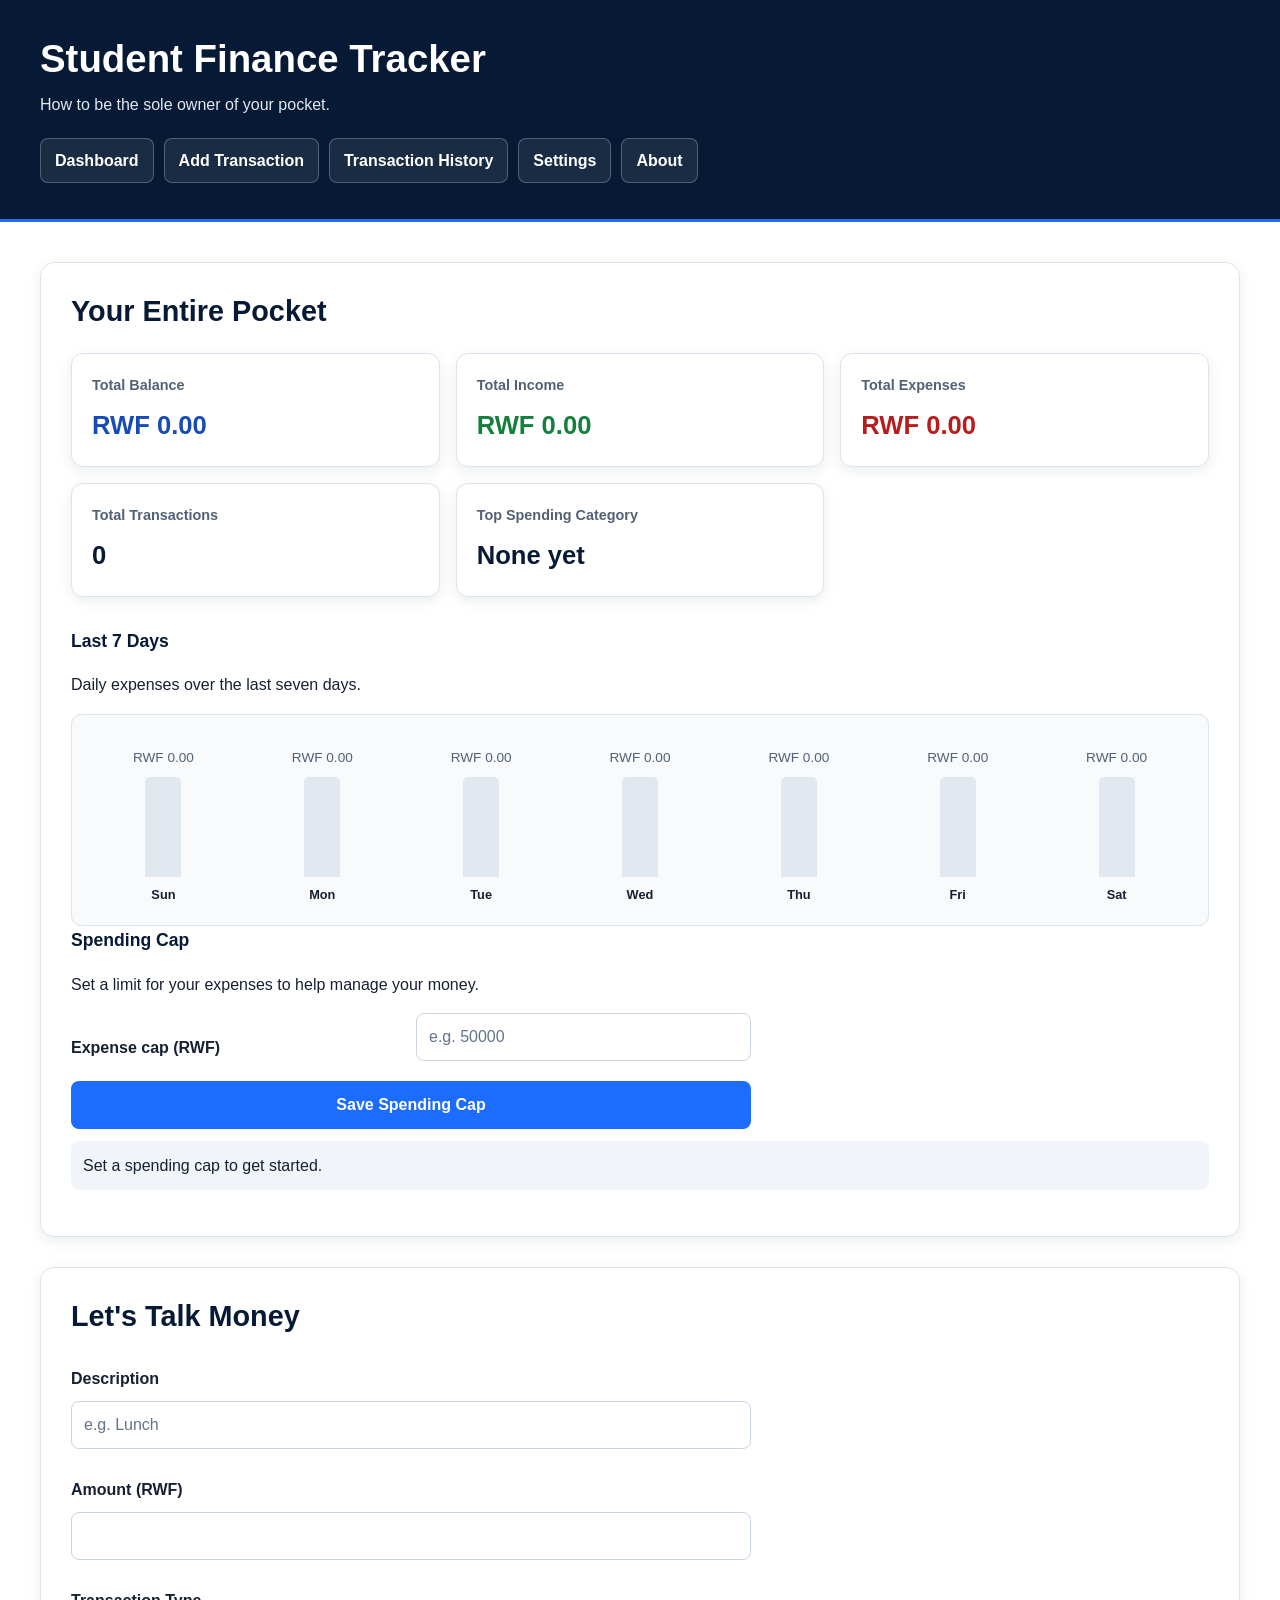
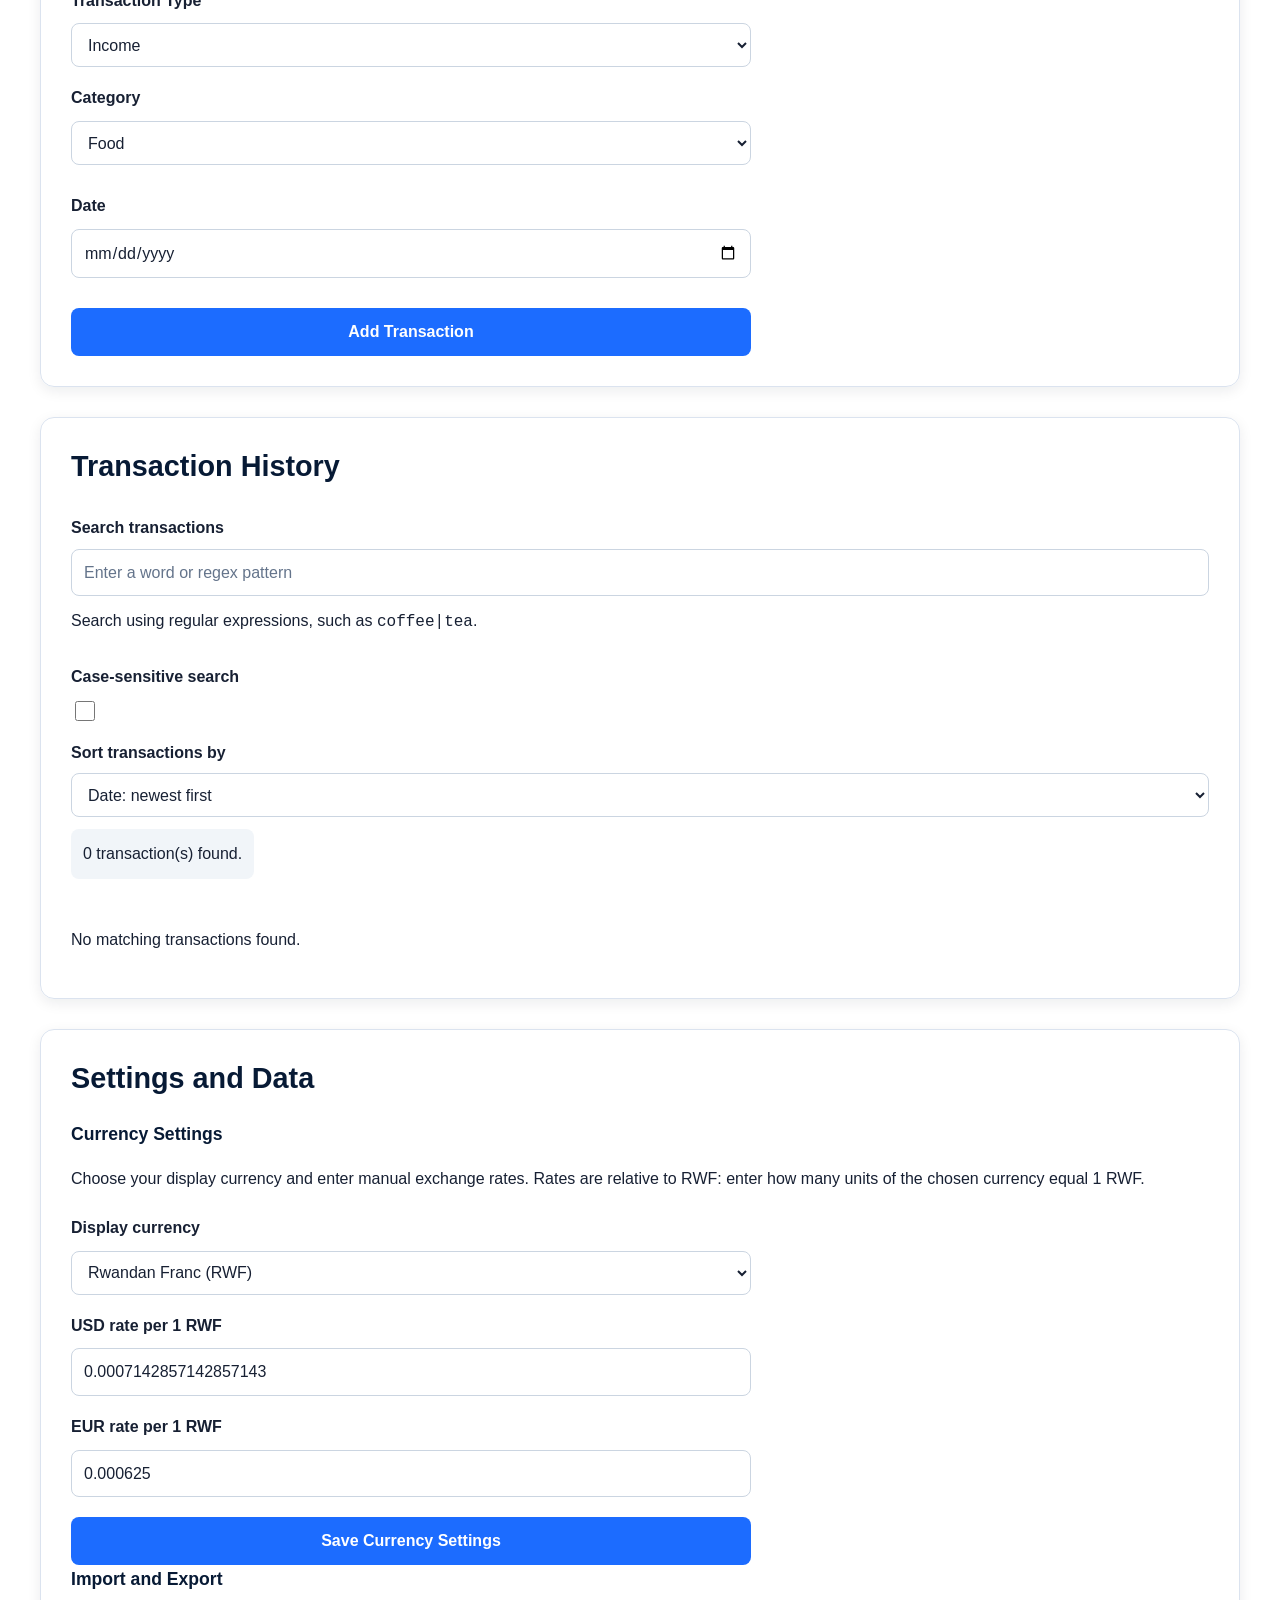
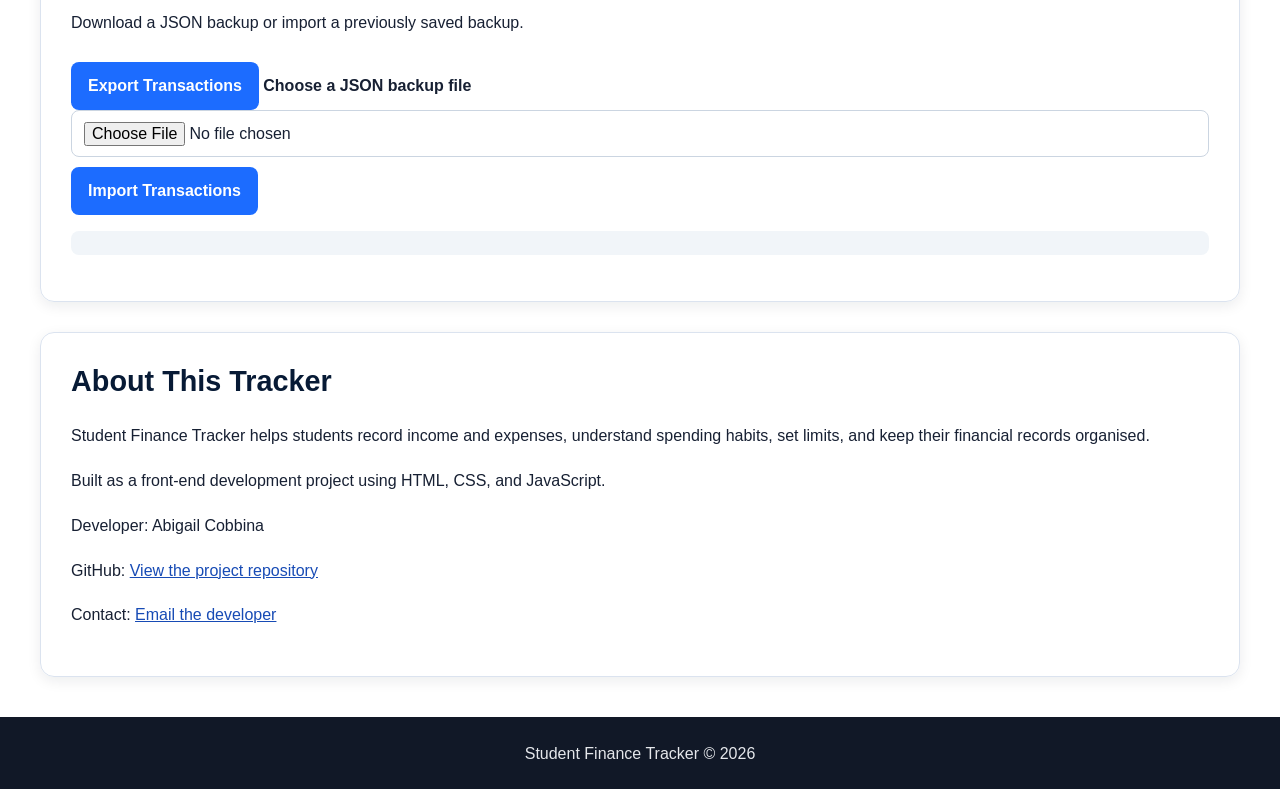
<file: index.html>
<!DOCTYPE html>
<html lang="en">
<head>
    <meta charset="UTF-8">
    <meta name="viewport" content="width=device-width, initial-scale=1.0">
    <meta name="description" content="A finance tracker for students to manage their money.">
    <title>Student Finance Tracker</title>
    <link rel="stylesheet" href="styles/style.css">
</head>
<body>
    <a class="skip-link" href="#main-content">Skip to main content</a>

    <header>
        <h1>Student Finance Tracker</h1>
        <p>How to be the sole owner of your pocket.</p>

        <nav aria-label="Main navigation">
            <a href="pages/dashboard.html">Dashboard</a>
            <a href="pages/transactions.html#transaction-heading">Add Transaction</a>
            <a href="pages/transactions.html#history-heading">Transaction History</a>
            <a href="pages/settings.html">Settings</a>
            <a href="pages/about.html">About</a>
        </nav>
    </header>

    <main id="main-content">
        <section aria-labelledby="summary-heading">
            <h2 id="summary-heading">Your Entire Pocket</h2>

            <div class="summary-cards">
                <article>
                    <h3>Total Balance</h3>
                    <p id="balance">RWF 0.00</p>
                </article>
                <article>
                    <h3>Total Income</h3>
                    <p id="income">RWF 0.00</p>
                </article>
                <article>
                    <h3>Total Expenses</h3>
                    <p id="expenses">RWF 0.00</p>
                </article>
                <article>
                    <h3>Total Transactions</h3>
                    <p id="total-transactions">0</p>
                </article>
                <article>
                    <h3>Top Spending Category</h3>
                    <p id="top-category">None yet</p>
                </article>
            </div>

            <section aria-labelledby="trend-heading">
                <h3 id="trend-heading">Last 7 Days</h3>
                <p>Daily expenses over the last seven days.</p>
                <div id="weekly-trend" class="weekly-trend"
                     role="img"
                     aria-label="Daily expense trend for the last seven days">
                    <p>No expense data yet.</p>
                </div>
            </section>

            <section aria-labelledby="cap-heading">
                <h3 id="cap-heading">Spending Cap</h3>
                <p>Set a limit for your expenses to help manage your money.</p>

                <form id="cap-form">
                    <label for="spending-cap">Expense cap (RWF)</label>
                    <input type="number" id="spending-cap" name="spending-cap"
                           min="0" step="0.01" placeholder="e.g. 50000" required>
                    <button type="submit">Save Spending Cap</button>
                </form>

                <p id="cap-status" role="status" aria-live="polite"
                   aria-atomic="true">Set a spending cap to get started.</p>
            </section>
        </section>

        <section aria-labelledby="transaction-heading">
            <h2 id="transaction-heading">Let's Talk Money</h2>

            <form id="transaction-form" novalidate>
                <label for="description">Description</label>
                <input type="text" id="description" name="description"
                       placeholder="e.g. Lunch" required
                       aria-describedby="description-error">
                <p id="description-error" class="error-message"
                   role="status" aria-live="polite"></p>

                <label for="amount">Amount (RWF)</label>
                <input type="number" id="amount" name="amount"
                       min="0" step="0.01" required
                       aria-describedby="amount-error">
                <p id="amount-error" class="error-message"
                   role="status" aria-live="polite"></p>

                <label for="type">Transaction Type</label>
                <select id="type" name="type" required>
                    <option value="income">Income</option>
                    <option value="expense">Expense</option>
                </select>

                <label for="category">Category</label>
                <select id="category" name="category" required
                        aria-describedby="category-error">
                    <option value="Food">Food</option>
                    <option value="Transport">Transport</option>
                    <option value="Books">Books</option>
                    <option value="Entertainment">Entertainment</option>
                    <option value="Fees">Fees</option>
                    <option value="Other">Other</option>
                </select>
                <p id="category-error" class="error-message"
                   role="status" aria-live="polite"></p>

                <label for="date">Date</label>
                <input type="date" id="date" name="date" required
                       aria-describedby="date-error">
                <p id="date-error" class="error-message"
                   role="status" aria-live="polite"></p>

                <button type="submit">Add Transaction</button>
                <button type="button" id="cancel-edit" hidden>
                    Cancel Editing
                </button>
            </form>
        </section>

        <section aria-labelledby="history-heading">
            <h2 id="history-heading">Transaction History</h2>

            <div class="history-controls">
                <label for="search-input">Search transactions</label>
                <input type="search" id="search-input"
                       placeholder="Enter a word or regex pattern"
                       aria-describedby="search-help">
                <p id="search-help">
                    Search using regular expressions, such as
                    <code>coffee|tea</code>.
                </p>

                <label for="case-sensitive">Case-sensitive search</label>
                <input type="checkbox" id="case-sensitive">

                <label for="sort-by">Sort transactions by</label>
                <select id="sort-by">
                    <option value="date-desc">Date: newest first</option>
                    <option value="date-asc">Date: oldest first</option>
                    <option value="description-asc">Description: A–Z</option>
                    <option value="description-desc">Description: Z–A</option>
                    <option value="amount-asc">Amount: lowest first</option>
                    <option value="amount-desc">Amount: highest first</option>
                </select>

                <p id="search-status" role="status" aria-live="polite"></p>
            </div>

            <div id="transaction-list" aria-live="polite">
                <p>No transactions yet? What are you waiting for?</p>
            </div>
        </section>

        <section aria-labelledby="settings-heading">
            <h2 id="settings-heading">Settings and Data</h2>

            <h3>Currency Settings</h3>
            <p>
                Choose your display currency and enter manual exchange rates.
                Rates are relative to RWF: enter how many units of the chosen
                currency equal 1 RWF.
            </p>

            <form id="currency-form">
                <label for="base-currency">Display currency</label>
                <select id="base-currency" name="base-currency">
                    <option value="RWF">Rwandan Franc (RWF)</option>
                    <option value="USD">US Dollar (USD)</option>
                    <option value="EUR">Euro (EUR)</option>
                </select>

                <label for="usd-rate">USD rate per 1 RWF</label>
                <input type="number" id="usd-rate" name="usd-rate"
                       min="0.000001" step="any" required>

                <label for="eur-rate">EUR rate per 1 RWF</label>
                <input type="number" id="eur-rate" name="eur-rate"
                       min="0.000001" step="any" required>

                <button type="submit">Save Currency Settings</button>
            </form>

            <h3>Import and Export</h3>
            <p>Download a JSON backup or import a previously saved backup.</p>

            <button type="button" id="export-json">Export Transactions</button>

            <label for="import-json">Choose a JSON backup file</label>
            <input type="file" id="import-json" accept=".json,application/json">

            <button type="button" id="import-json-button">
                Import Transactions
            </button>

            <p id="data-status" role="status" aria-live="polite"></p>
        </section>

        <section aria-labelledby="about-heading">
            <h2 id="about-heading">About This Tracker</h2>
            <p>
                Student Finance Tracker helps students record income and
                expenses, understand spending habits, set limits, and keep
                their financial records organised.
            </p>
            <p>
                Built as a front-end development project using HTML, CSS,
                and JavaScript.
            </p>
            <p>
                Developer: Abigail Cobbina
            </p>
            <p>
                GitHub:
                <a href="https://github.com/Abigail-Cobbina/frontend_summative_Abigail-Cobbina">
                    View the project repository
                </a>
            </p>
            <p>
                Contact:
                <a href="mailto:a.amaopooco@alustudent.com">Email the developer</a>
            </p>
        </section>
    </main>

    <footer>
        <p>Student Finance Tracker &copy; 2026</p>
    </footer>

    <script type="module" src="scripts/main.js"></script>
</body>
</html>
</file>
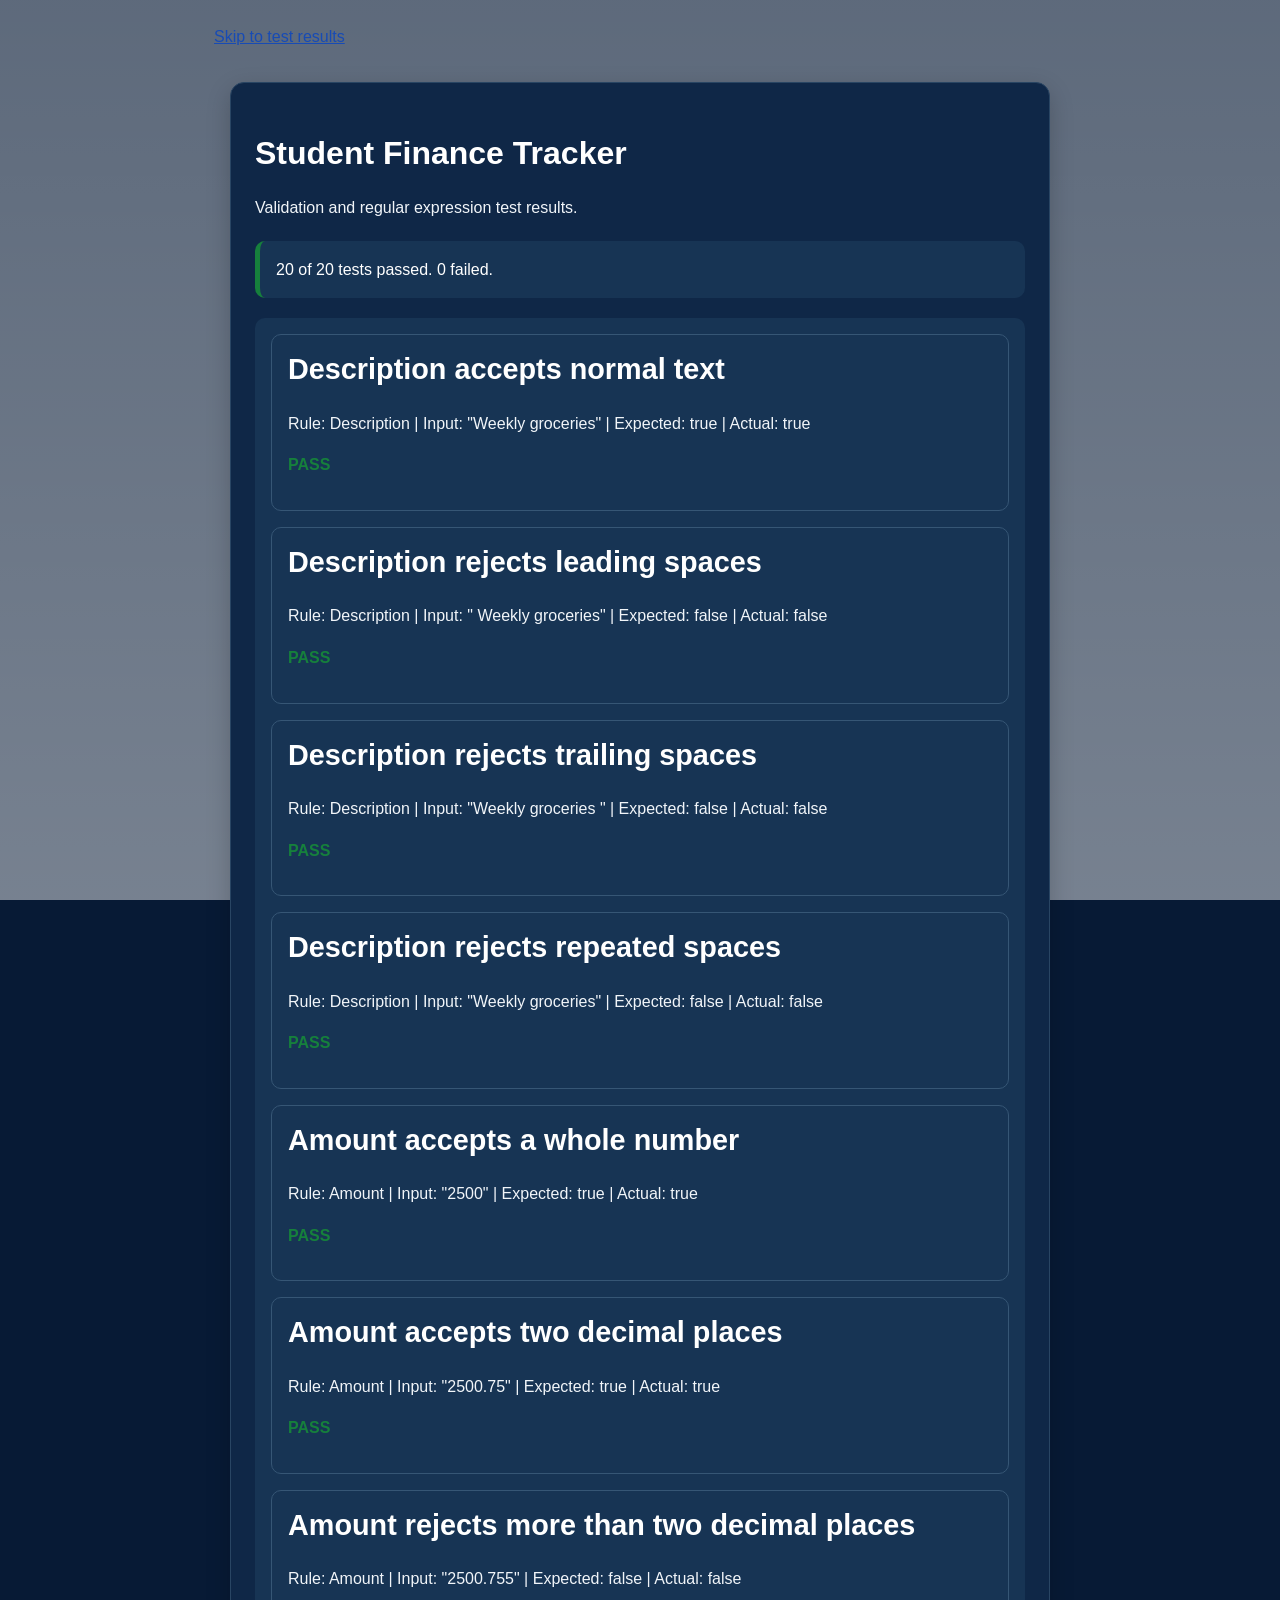
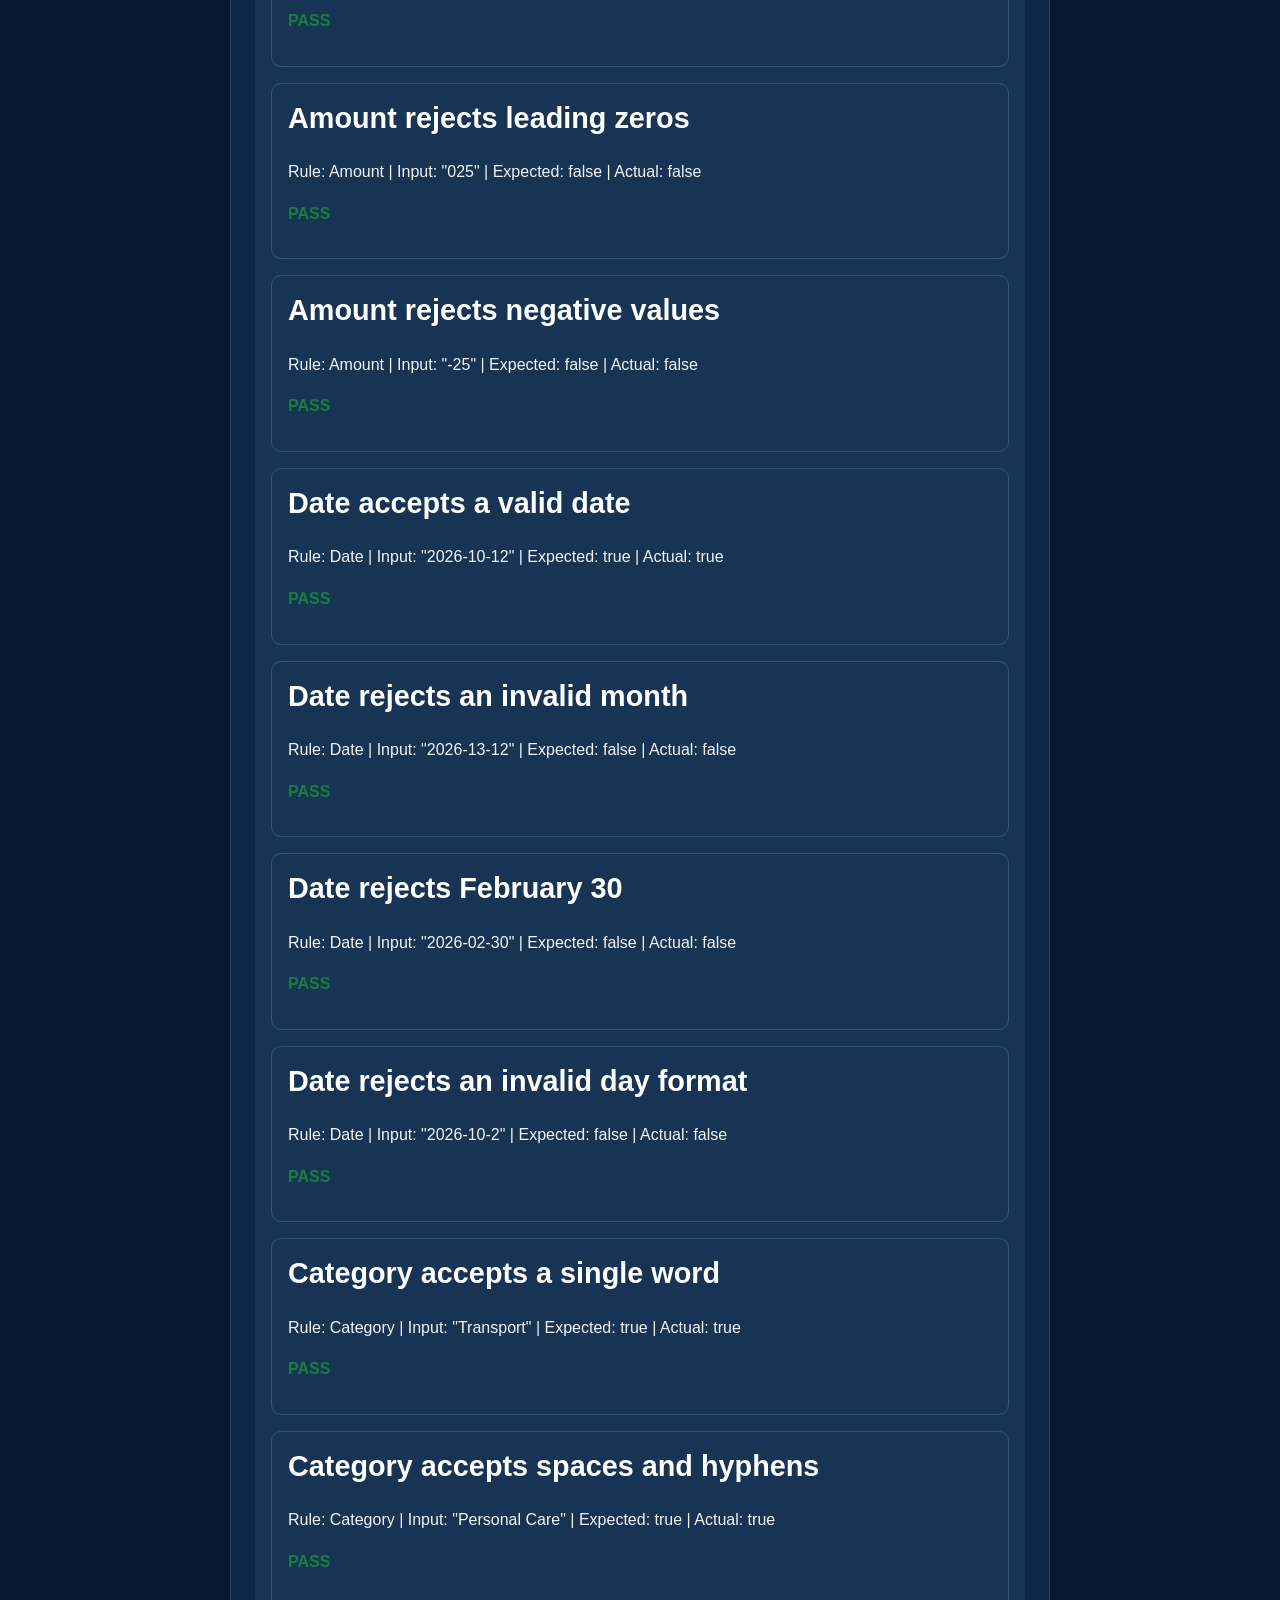
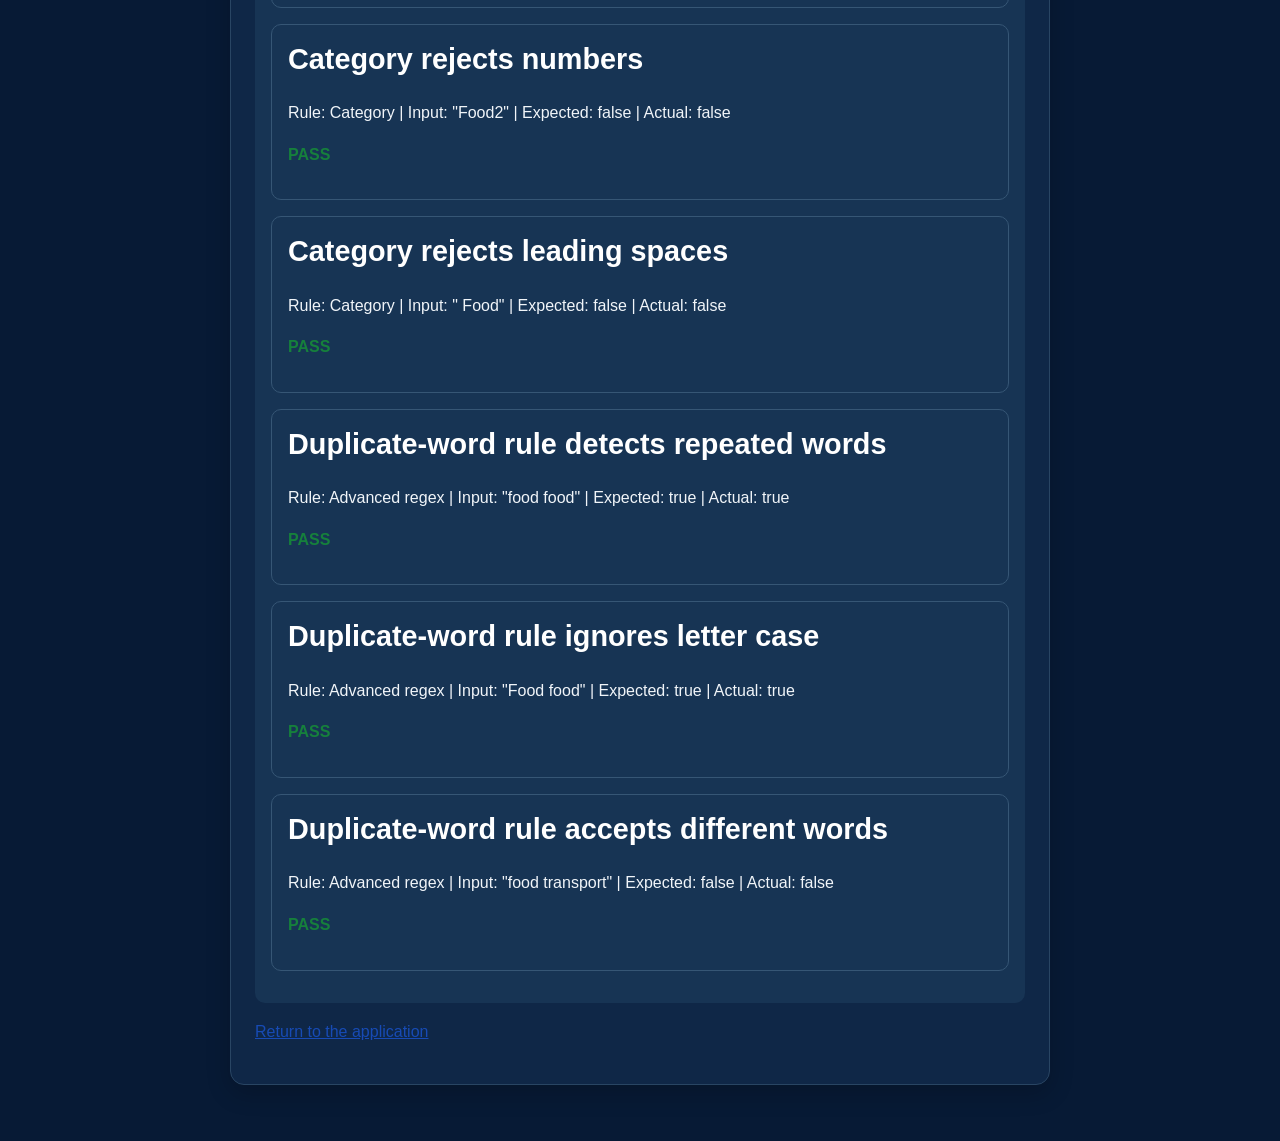
<file: tests.html>
<!DOCTYPE html>
<html lang="en">
<head>
    <meta charset="UTF-8">
    <meta name="viewport" content="width=device-width, initial-scale=1.0">
    <title>Finance Tracker - Validation Tests</title>
    <link rel="stylesheet" href="styles/style.css">
    <style>
        body {
           font-family: Arial, sans-serif;
           max-width: 900px;
           margin: 0 auto;
           padding: 24px;
           line-height: 1.6;
        }

        h1 {
            margin-bottom: 8px;
        }

        .summary {
            padding: 16px;
            border-radius: 8px;
            background: #f0f4f8;
            margin: 20px 0;
        }

        .test {
            padding: 12px;
            margin-bottom: 8px;
            border-left: 5px solid #777;
            background: #f7f7f7;
        }

        .pass {
            border-color: #16803c;
        }

        .fail {
            border-color: #c62828;
        }

        .status {
            font-weight: bold;
        }

        .pass .status {
            color: #16803c;
        }

        .fail .status {
            color: #c62828;
        }

        a:focus-visible {
            outline: 3px solid #1457c5;
            outline-offset: 3px;
        }
    </style>
</head>
<body class="page-tests">
    <a href="#main">Skip to test results</a>

    <main id="main">
        <h1>Student Finance Tracker</h1>
        <p>Validation and regular expression test results.</p>

        <div id="summary" class="summary" role="status" aria-live="polite">
            Running tests...
        </div>

        <div id="results" aria-label="Individual test results"></div>

        <p><a href="index.html">Return to the application</a></p>
    </main>

    <script type="module">
        import {
            validateDescription,
            validateAmount,
            validateDate,
            validateCategory,
            hasDuplicateWords
        } from "./scripts/validators.js";

        const tests = [
            {
                name: "Description accepts normal text",
                rule: "Description",
                input: "Weekly groceries",
                expected: true,
                run: validateDescription
            },
            {
                name: "Description rejects leading spaces",
                rule: "Description",
                input: " Weekly groceries",
                expected: false,
                run: validateDescription
            },
            {
                name: "Description rejects trailing spaces",
                rule: "Description",
                input: "Weekly groceries ",
                expected: false,
                run: validateDescription
            },
            {
                name: "Description rejects repeated spaces",
                rule: "Description",
                input: "Weekly  groceries",
                expected: false,
                run: validateDescription
            },
            {
                name: "Amount accepts a whole number",
                rule: "Amount",
                input: "2500",
                expected: true,
                run: validateAmount
            },
            {
                name: "Amount accepts two decimal places",
                rule: "Amount",
                input: "2500.75",
                expected: true,
                run: validateAmount
            },
            {
                name: "Amount rejects more than two decimal places",
                rule: "Amount",
                input: "2500.755",
                expected: false,
                run: validateAmount
            },
            {
                name: "Amount rejects leading zeros",
                rule: "Amount",
                input: "025",
                expected: false,
                run: validateAmount
            },
            {
                name: "Amount rejects negative values",
                rule: "Amount",
                input: "-25",
                expected: false,
                run: validateAmount
            },
            {
                name: "Date accepts a valid date",
                rule: "Date",
                input: "2026-10-12",
                expected: true,
                run: validateDate
            },
            {
                name: "Date rejects an invalid month",
                rule: "Date",
                input: "2026-13-12",
                expected: false,
                run: validateDate
            },
            {
                name: "Date rejects February 30",
                rule: "Date",
                input: "2026-02-30",
                expected: false,
                run: validateDate
            },
            {
                name: "Date rejects an invalid day format",
                rule: "Date",
                input: "2026-10-2",
                expected: false,
                run: validateDate
            },
            {
                name: "Category accepts a single word",
                rule: "Category",
                input: "Transport",
                expected: true,
                run: validateCategory
            },
            {
                name: "Category accepts spaces and hyphens",
                rule: "Category",
                input: "Personal Care",
                expected: true,
                run: validateCategory
            },
            {
                name: "Category rejects numbers",
                rule: "Category",
                input: "Food2",
                expected: false,
                run: validateCategory
            },
            {
                name: "Category rejects leading spaces",
                rule: "Category",
                input: " Food",
                expected: false,
                run: validateCategory
            },
            {
                name: "Duplicate-word rule detects repeated words",
                rule: "Advanced regex",
                input: "food food",
                expected: true,
                run: hasDuplicateWords
            },
            {
                name: "Duplicate-word rule ignores letter case",
                rule: "Advanced regex",
                input: "Food food",
                expected: true,
                run: hasDuplicateWords
            },
            {
                name: "Duplicate-word rule accepts different words",
                rule: "Advanced regex",
                input: "food transport",
                expected: false,
                run: hasDuplicateWords
            }
        ];

        const resultsContainer = document.querySelector("#results");
        const summary = document.querySelector("#summary");
        let passed = 0;

        tests.forEach((test) => {
            let actual;
            let error = null;

            try {
                actual = test.run(test.input);
            } catch (testError) {
                error = testError.message;
            }

            const success = !error && actual === test.expected;

            if (success) {
                passed++;
            }

            const item = document.createElement("section");
            item.className = `test ${success ? "pass" : "fail"}`;

            const heading = document.createElement("h2");
            heading.textContent = test.name;

            const details = document.createElement("p");
            details.textContent =
                `Rule: ${test.rule} | Input: "${test.input}" | ` +
                `Expected: ${test.expected} | Actual: ${error || actual}`;

            const status = document.createElement("p");
            status.className = "status";
            status.textContent = success ? "PASS" : "FAIL";

            item.append(heading, details, status);
            resultsContainer.append(item);
        });

        summary.textContent =
            `${passed} of ${tests.length} tests passed. ` +
            `${tests.length - passed} failed.`;

        summary.style.borderLeft = passed === tests.length
            ? "5px solid #16803c"
            : "5px solid #c62828";
    </script>
</body>
</html>
</file>
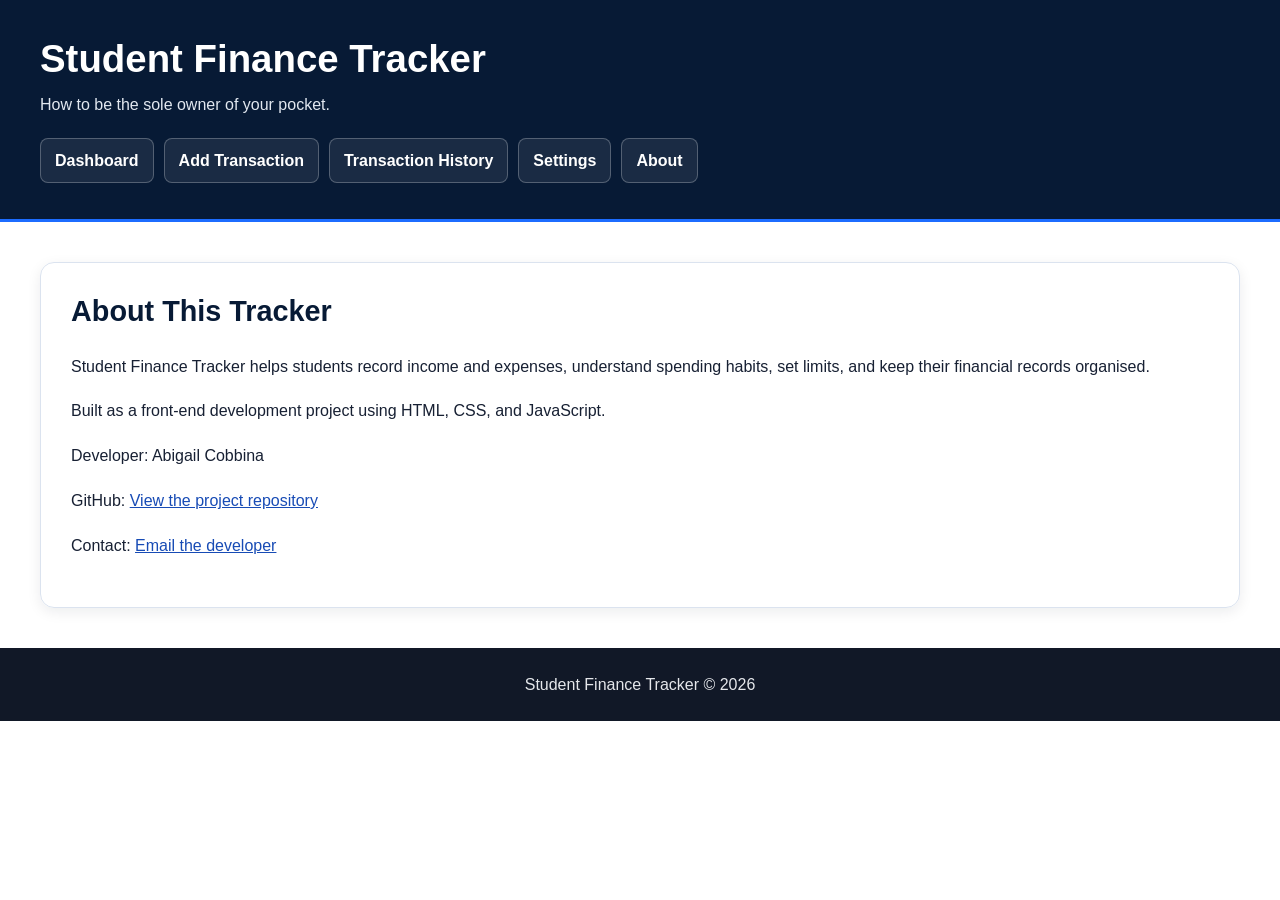
<file: pages/about.html>
<!DOCTYPE html>
<html lang="en">
<head>
    <meta charset="UTF-8">
    <meta name="viewport" content="width=device-width, initial-scale=1.0">
    <meta name="description" content="A finance tracker for students to manage their money.">
    <title>Student Finance Tracker</title>
    <link rel="stylesheet" href="../styles/style.css">
</head>
<body class="page-about">
    <a class="skip-link" href="#main-content">Skip to main content</a>

    <header>
        <h1>Student Finance Tracker</h1>
        <p>How to be the sole owner of your pocket.</p>

        <nav aria-label="Main navigation">
            <a href="dashboard.html">Dashboard</a>
            <a href="transactions.html#transaction-heading">Add Transaction</a>
            <a href="transactions.html#history-heading">Transaction History</a>
            <a href="settings.html">Settings</a>
            <a href="about.html">About</a>
        </nav>
    </header>

    <main id="main-content">
        <section aria-labelledby="summary-heading">
            <h2 id="summary-heading">Your Entire Pocket</h2>

            <div class="summary-cards">
                <article>
                    <h3>Total Balance</h3>
                    <p id="balance">RWF 0.00</p>
                </article>
                <article>
                    <h3>Total Income</h3>
                    <p id="income">RWF 0.00</p>
                </article>
                <article>
                    <h3>Total Expenses</h3>
                    <p id="expenses">RWF 0.00</p>
                </article>
                <article>
                    <h3>Total Transactions</h3>
                    <p id="total-transactions">0</p>
                </article>
                <article>
                    <h3>Top Spending Category</h3>
                    <p id="top-category">None yet</p>
                </article>
            </div>

            <section aria-labelledby="trend-heading">
                <h3 id="trend-heading">Last 7 Days</h3>
                <p>Daily expenses over the last seven days.</p>
                <div id="weekly-trend" class="weekly-trend"
                     role="img"
                     aria-label="Daily expense trend for the last seven days">
                    <p>No expense data yet.</p>
                </div>
            </section>

            <section aria-labelledby="cap-heading">
                <h3 id="cap-heading">Spending Cap</h3>
                <p>Set a limit for your expenses to help manage your money.</p>

                <form id="cap-form">
                    <label for="spending-cap">Expense cap (RWF)</label>
                    <input type="number" id="spending-cap" name="spending-cap"
                           min="0" step="0.01" placeholder="e.g. 50000" required>
                    <button type="submit">Save Spending Cap</button>
                </form>

                <p id="cap-status" role="status" aria-live="polite"
                   aria-atomic="true">Set a spending cap to get started.</p>
            </section>
        </section>

        <section aria-labelledby="transaction-heading">
            <h2 id="transaction-heading">Let's Talk Money</h2>

            <form id="transaction-form" novalidate>
                <label for="description">Description</label>
                <input type="text" id="description" name="description"
                       placeholder="e.g. Lunch" required
                       aria-describedby="description-error">
                <p id="description-error" class="error-message"
                   role="status" aria-live="polite"></p>

                <label for="amount">Amount (RWF)</label>
                <input type="number" id="amount" name="amount"
                       min="0" step="0.01" required
                       aria-describedby="amount-error">
                <p id="amount-error" class="error-message"
                   role="status" aria-live="polite"></p>

                <label for="type">Transaction Type</label>
                <select id="type" name="type" required>
                    <option value="income">Income</option>
                    <option value="expense">Expense</option>
                </select>

                <label for="category">Category</label>
                <select id="category" name="category" required
                        aria-describedby="category-error">
                    <option value="Food">Food</option>
                    <option value="Transport">Transport</option>
                    <option value="Books">Books</option>
                    <option value="Entertainment">Entertainment</option>
                    <option value="Fees">Fees</option>
                    <option value="Other">Other</option>
                </select>
                <p id="category-error" class="error-message"
                   role="status" aria-live="polite"></p>

                <label for="date">Date</label>
                <input type="date" id="date" name="date" required
                       aria-describedby="date-error">
                <p id="date-error" class="error-message"
                   role="status" aria-live="polite"></p>

                <button type="submit">Add Transaction</button>
                <button type="button" id="cancel-edit" hidden>
                    Cancel Editing
                </button>
            </form>
        </section>

        <section aria-labelledby="history-heading">
            <h2 id="history-heading">Transaction History</h2>

            <div class="history-controls">
                <label for="search-input">Search transactions</label>
                <input type="search" id="search-input"
                       placeholder="Enter a word or regex pattern"
                       aria-describedby="search-help">
                <p id="search-help">
                    Search using regular expressions, such as
                    <code>coffee|tea</code>.
                </p>

                <label for="case-sensitive">Case-sensitive search</label>
                <input type="checkbox" id="case-sensitive">

                <label for="sort-by">Sort transactions by</label>
                <select id="sort-by">
                    <option value="date-desc">Date: newest first</option>
                    <option value="date-asc">Date: oldest first</option>
                    <option value="description-asc">Description: A–Z</option>
                    <option value="description-desc">Description: Z–A</option>
                    <option value="amount-asc">Amount: lowest first</option>
                    <option value="amount-desc">Amount: highest first</option>
                </select>

                <p id="search-status" role="status" aria-live="polite"></p>
            </div>

            <div id="transaction-list" aria-live="polite">
                <p>No transactions yet? What are you waiting for?</p>
            </div>
        </section>

        <section aria-labelledby="settings-heading">
            <h2 id="settings-heading">Settings and Data</h2>

            <h3>Currency Settings</h3>
            <p>
                Choose your display currency and enter manual exchange rates.
                Rates are relative to RWF: enter how many units of the chosen
                currency equal 1 RWF.
            </p>

            <form id="currency-form">
                <label for="base-currency">Display currency</label>
                <select id="base-currency" name="base-currency">
                    <option value="RWF">Rwandan Franc (RWF)</option>
                    <option value="USD">US Dollar (USD)</option>
                    <option value="EUR">Euro (EUR)</option>
                </select>

                <label for="usd-rate">USD rate per 1 RWF</label>
                <input type="number" id="usd-rate" name="usd-rate"
                       min="0.000001" step="any" required>

                <label for="eur-rate">EUR rate per 1 RWF</label>
                <input type="number" id="eur-rate" name="eur-rate"
                       min="0.000001" step="any" required>

                <button type="submit">Save Currency Settings</button>
            </form>

            <h3>Import and Export</h3>
            <p>Download a JSON backup or import a previously saved backup.</p>

            <button type="button" id="export-json">Export Transactions</button>

            <label for="import-json">Choose a JSON backup file</label>
            <input type="file" id="import-json" accept=".json,application/json">

            <button type="button" id="import-json-button">
                Import Transactions
            </button>

            <p id="data-status" role="status" aria-live="polite"></p>
        </section>

        <section aria-labelledby="about-heading">
            <h2 id="about-heading">About This Tracker</h2>
            <p>
                Student Finance Tracker helps students record income and
                expenses, understand spending habits, set limits, and keep
                their financial records organised.
            </p>
            <p>
                Built as a front-end development project using HTML, CSS,
                and JavaScript.
            </p>
            <p>
                Developer: Abigail Cobbina
            </p>
            <p>
                GitHub:
                <a href="https://github.com/Abigail-Cobbina/frontend_summative_Abigail-Cobbina">
                    View the project repository
                </a>
            </p>
            <p>
                Contact:
                <a href="mailto:a.amaopooco@alustudent.com">Email the developer</a>
            </p>
        </section>
    </main>

    <footer>
        <p>Student Finance Tracker &copy; 2026</p>
    </footer>

    <script type="module" src="../scripts/main.js"></script>
</body>
</html>
</file>
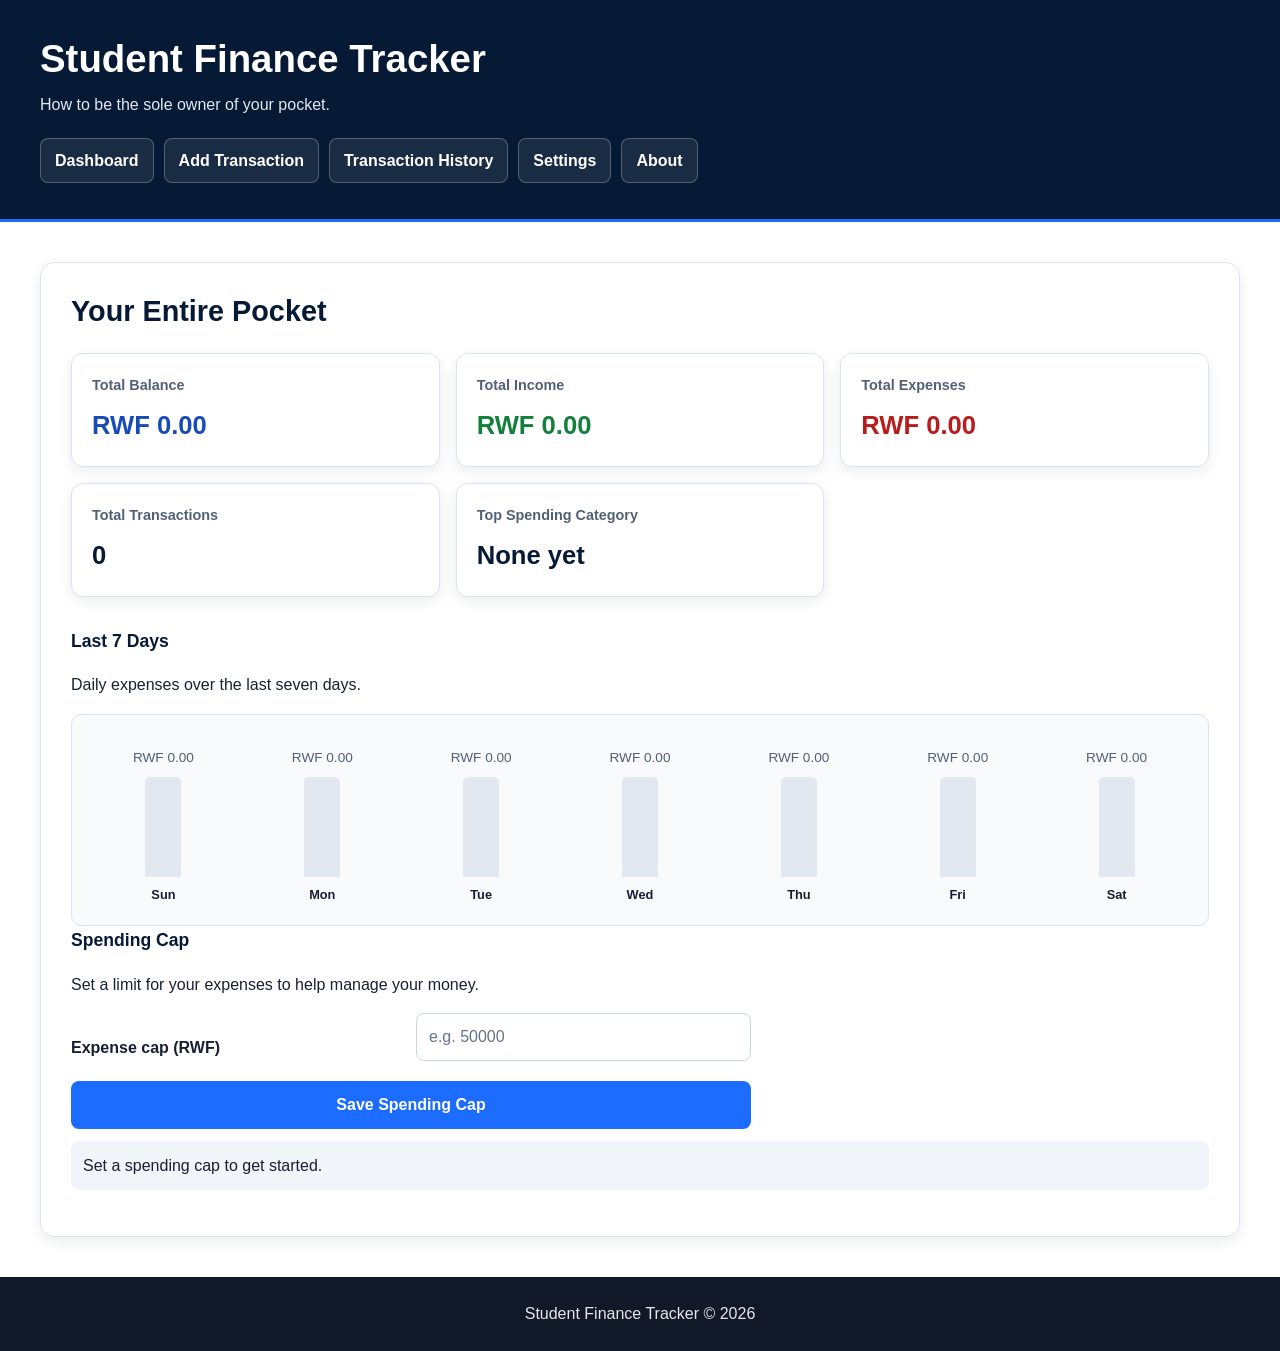
<file: pages/dashboard.html>
<!DOCTYPE html>
<html lang="en">
<head>
    <meta charset="UTF-8">
    <meta name="viewport" content="width=device-width, initial-scale=1.0">
    <meta name="description" content="A finance tracker for students to manage their money.">
    <title>Student Finance Tracker</title>
    <link rel="stylesheet" href="../styles/style.css">
</head>
<body class="page-dashboard">
    <a class="skip-link" href="#main-content">Skip to main content</a>

    <header>
        <h1>Student Finance Tracker</h1>
        <p>How to be the sole owner of your pocket.</p>

        <nav aria-label="Main navigation">
            <a href="dashboard.html">Dashboard</a>
            <a href="transactions.html#transaction-heading">Add Transaction</a>
            <a href="transactions.html#history-heading">Transaction History</a>
            <a href="settings.html">Settings</a>
            <a href="about.html">About</a>
        </nav>
    </header>

    <main id="main-content">
        <section aria-labelledby="summary-heading">
            <h2 id="summary-heading">Your Entire Pocket</h2>

            <div class="summary-cards">
                <article>
                    <h3>Total Balance</h3>
                    <p id="balance">RWF 0.00</p>
                </article>
                <article>
                    <h3>Total Income</h3>
                    <p id="income">RWF 0.00</p>
                </article>
                <article>
                    <h3>Total Expenses</h3>
                    <p id="expenses">RWF 0.00</p>
                </article>
                <article>
                    <h3>Total Transactions</h3>
                    <p id="total-transactions">0</p>
                </article>
                <article>
                    <h3>Top Spending Category</h3>
                    <p id="top-category">None yet</p>
                </article>
            </div>

            <section aria-labelledby="trend-heading">
                <h3 id="trend-heading">Last 7 Days</h3>
                <p>Daily expenses over the last seven days.</p>
                <div id="weekly-trend" class="weekly-trend"
                     role="img"
                     aria-label="Daily expense trend for the last seven days">
                    <p>No expense data yet.</p>
                </div>
            </section>

            <section aria-labelledby="cap-heading">
                <h3 id="cap-heading">Spending Cap</h3>
                <p>Set a limit for your expenses to help manage your money.</p>

                <form id="cap-form">
                    <label for="spending-cap">Expense cap (RWF)</label>
                    <input type="number" id="spending-cap" name="spending-cap"
                           min="0" step="0.01" placeholder="e.g. 50000" required>
                    <button type="submit">Save Spending Cap</button>
                </form>

                <p id="cap-status" role="status" aria-live="polite"
                   aria-atomic="true">Set a spending cap to get started.</p>
            </section>
        </section>

        <section aria-labelledby="transaction-heading">
            <h2 id="transaction-heading">Let's Talk Money</h2>

            <form id="transaction-form" novalidate>
                <label for="description">Description</label>
                <input type="text" id="description" name="description"
                       placeholder="e.g. Lunch" required
                       aria-describedby="description-error">
                <p id="description-error" class="error-message"
                   role="status" aria-live="polite"></p>

                <label for="amount">Amount (RWF)</label>
                <input type="number" id="amount" name="amount"
                       min="0" step="0.01" required
                       aria-describedby="amount-error">
                <p id="amount-error" class="error-message"
                   role="status" aria-live="polite"></p>

                <label for="type">Transaction Type</label>
                <select id="type" name="type" required>
                    <option value="income">Income</option>
                    <option value="expense">Expense</option>
                </select>

                <label for="category">Category</label>
                <select id="category" name="category" required
                        aria-describedby="category-error">
                    <option value="Food">Food</option>
                    <option value="Transport">Transport</option>
                    <option value="Books">Books</option>
                    <option value="Entertainment">Entertainment</option>
                    <option value="Fees">Fees</option>
                    <option value="Other">Other</option>
                </select>
                <p id="category-error" class="error-message"
                   role="status" aria-live="polite"></p>

                <label for="date">Date</label>
                <input type="date" id="date" name="date" required
                       aria-describedby="date-error">
                <p id="date-error" class="error-message"
                   role="status" aria-live="polite"></p>

                <button type="submit">Add Transaction</button>
                <button type="button" id="cancel-edit" hidden>
                    Cancel Editing
                </button>
            </form>
        </section>

        <section aria-labelledby="history-heading">
            <h2 id="history-heading">Transaction History</h2>

            <div class="history-controls">
                <label for="search-input">Search transactions</label>
                <input type="search" id="search-input"
                       placeholder="Enter a word or regex pattern"
                       aria-describedby="search-help">
                <p id="search-help">
                    Search using regular expressions, such as
                    <code>coffee|tea</code>.
                </p>

                <label for="case-sensitive">Case-sensitive search</label>
                <input type="checkbox" id="case-sensitive">

                <label for="sort-by">Sort transactions by</label>
                <select id="sort-by">
                    <option value="date-desc">Date: newest first</option>
                    <option value="date-asc">Date: oldest first</option>
                    <option value="description-asc">Description: A–Z</option>
                    <option value="description-desc">Description: Z–A</option>
                    <option value="amount-asc">Amount: lowest first</option>
                    <option value="amount-desc">Amount: highest first</option>
                </select>

                <p id="search-status" role="status" aria-live="polite"></p>
            </div>

            <div id="transaction-list" aria-live="polite">
                <p>No transactions yet? What are you waiting for?</p>
            </div>
        </section>

        <section aria-labelledby="settings-heading">
            <h2 id="settings-heading">Settings and Data</h2>

            <h3>Currency Settings</h3>
            <p>
                Choose your display currency and enter manual exchange rates.
                Rates are relative to RWF: enter how many units of the chosen
                currency equal 1 RWF.
            </p>

            <form id="currency-form">
                <label for="base-currency">Display currency</label>
                <select id="base-currency" name="base-currency">
                    <option value="RWF">Rwandan Franc (RWF)</option>
                    <option value="USD">US Dollar (USD)</option>
                    <option value="EUR">Euro (EUR)</option>
                </select>

                <label for="usd-rate">USD rate per 1 RWF</label>
                <input type="number" id="usd-rate" name="usd-rate"
                       min="0.000001" step="any" required>

                <label for="eur-rate">EUR rate per 1 RWF</label>
                <input type="number" id="eur-rate" name="eur-rate"
                       min="0.000001" step="any" required>

                <button type="submit">Save Currency Settings</button>
            </form>

            <h3>Import and Export</h3>
            <p>Download a JSON backup or import a previously saved backup.</p>

            <button type="button" id="export-json">Export Transactions</button>

            <label for="import-json">Choose a JSON backup file</label>
            <input type="file" id="import-json" accept=".json,application/json">

            <button type="button" id="import-json-button">
                Import Transactions
            </button>

            <p id="data-status" role="status" aria-live="polite"></p>
        </section>

        <section aria-labelledby="about-heading">
            <h2 id="about-heading">About This Tracker</h2>
            <p>
                Student Finance Tracker helps students record income and
                expenses, understand spending habits, set limits, and keep
                their financial records organised.
            </p>
            <p>
                Built as a front-end development project using HTML, CSS,
                and JavaScript.
            </p>
            <p>
                Developer: Abigail Cobbina
            </p>
            <p>
                GitHub:
                <a href="https://github.com/Abigail-Cobbina/frontend_summative_Abigail-Cobbina">
                    View the project repository
                </a>
            </p>
            <p>
                Contact:
                <a href="mailto:a.amaopooco@alustudent.com">Email the developer</a>
            </p>
        </section>
    </main>

    <footer>
        <p>Student Finance Tracker &copy; 2026</p>
    </footer>

    <script type="module" src="../scripts/main.js"></script>
</body>
</html>
</file>
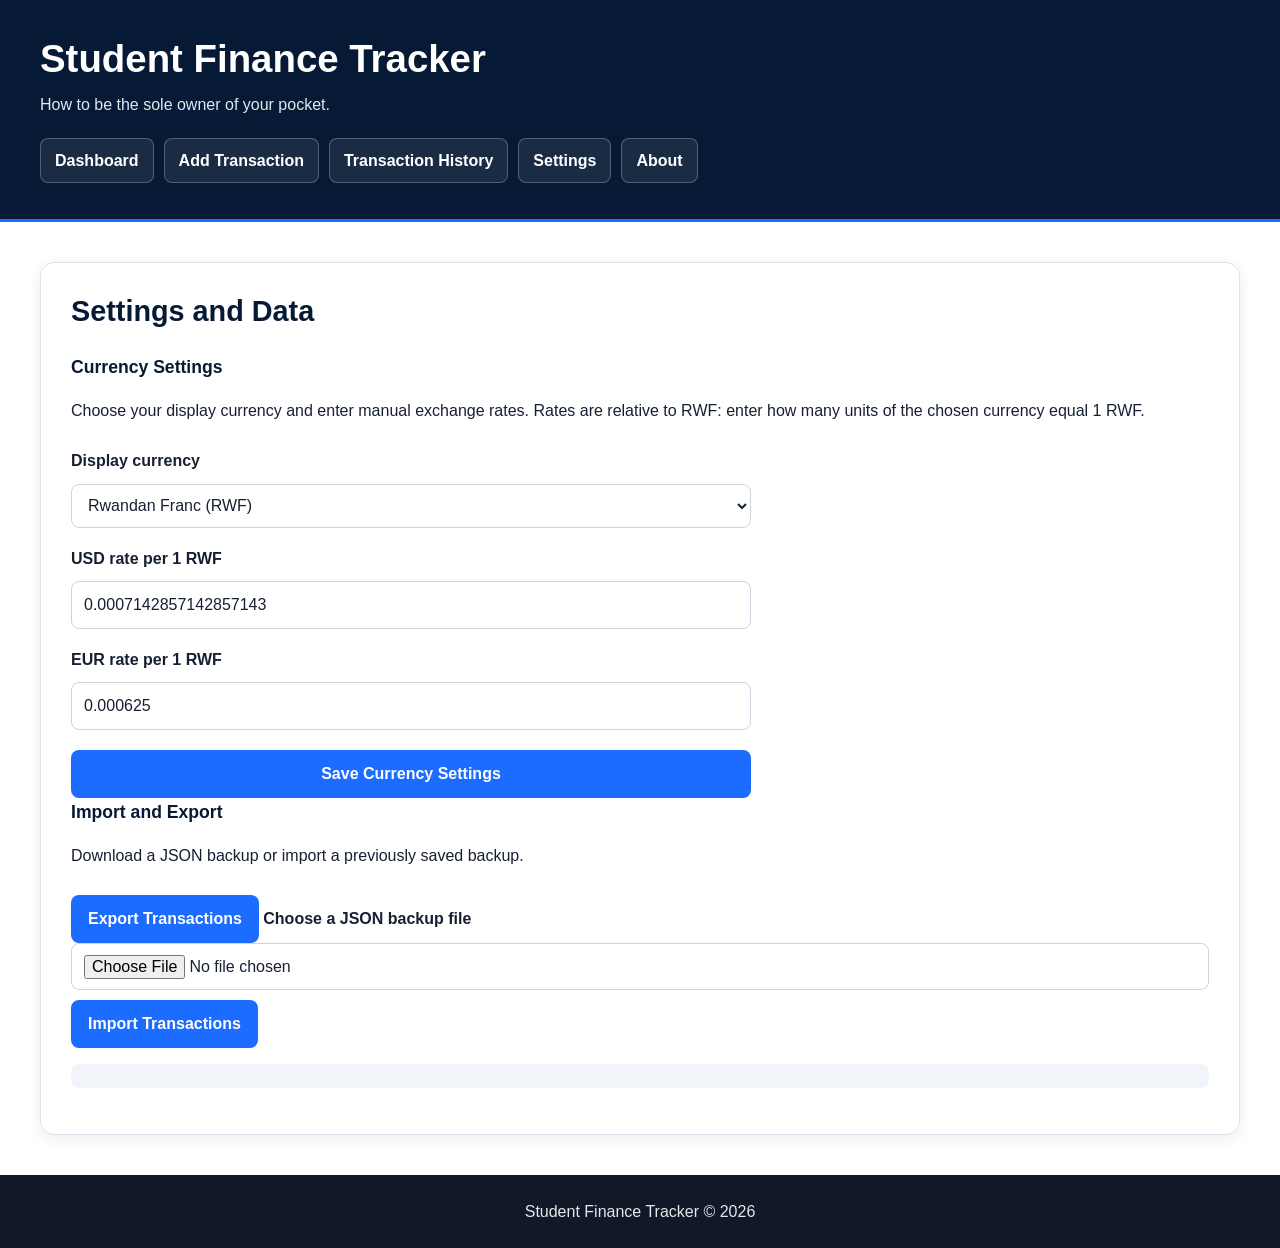
<file: pages/settings.html>
<!DOCTYPE html>
<html lang="en">
<head>
    <meta charset="UTF-8">
    <meta name="viewport" content="width=device-width, initial-scale=1.0">
    <meta name="description" content="A finance tracker for students to manage their money.">
    <title>Student Finance Tracker</title>
    <link rel="stylesheet" href="../styles/style.css">
</head>
<body class="page-settings">
    <a class="skip-link" href="#main-content">Skip to main content</a>

    <header>
        <h1>Student Finance Tracker</h1>
        <p>How to be the sole owner of your pocket.</p>

        <nav aria-label="Main navigation">
            <a href="dashboard.html">Dashboard</a>
            <a href="transactions.html#transaction-heading">Add Transaction</a>
            <a href="transactions.html#history-heading">Transaction History</a>
            <a href="settings.html">Settings</a>
            <a href="about.html">About</a>
        </nav>
    </header>

    <main id="main-content">
        <section aria-labelledby="summary-heading">
            <h2 id="summary-heading">Your Entire Pocket</h2>

            <div class="summary-cards">
                <article>
                    <h3>Total Balance</h3>
                    <p id="balance">RWF 0.00</p>
                </article>
                <article>
                    <h3>Total Income</h3>
                    <p id="income">RWF 0.00</p>
                </article>
                <article>
                    <h3>Total Expenses</h3>
                    <p id="expenses">RWF 0.00</p>
                </article>
                <article>
                    <h3>Total Transactions</h3>
                    <p id="total-transactions">0</p>
                </article>
                <article>
                    <h3>Top Spending Category</h3>
                    <p id="top-category">None yet</p>
                </article>
            </div>

            <section aria-labelledby="trend-heading">
                <h3 id="trend-heading">Last 7 Days</h3>
                <p>Daily expenses over the last seven days.</p>
                <div id="weekly-trend" class="weekly-trend"
                     role="img"
                     aria-label="Daily expense trend for the last seven days">
                    <p>No expense data yet.</p>
                </div>
            </section>

            <section aria-labelledby="cap-heading">
                <h3 id="cap-heading">Spending Cap</h3>
                <p>Set a limit for your expenses to help manage your money.</p>

                <form id="cap-form">
                    <label for="spending-cap">Expense cap (RWF)</label>
                    <input type="number" id="spending-cap" name="spending-cap"
                           min="0" step="0.01" placeholder="e.g. 50000" required>
                    <button type="submit">Save Spending Cap</button>
                </form>

                <p id="cap-status" role="status" aria-live="polite"
                   aria-atomic="true">Set a spending cap to get started.</p>
            </section>
        </section>

        <section aria-labelledby="transaction-heading">
            <h2 id="transaction-heading">Let's Talk Money</h2>

            <form id="transaction-form" novalidate>
                <label for="description">Description</label>
                <input type="text" id="description" name="description"
                       placeholder="e.g. Lunch" required
                       aria-describedby="description-error">
                <p id="description-error" class="error-message"
                   role="status" aria-live="polite"></p>

                <label for="amount">Amount (RWF)</label>
                <input type="number" id="amount" name="amount"
                       min="0" step="0.01" required
                       aria-describedby="amount-error">
                <p id="amount-error" class="error-message"
                   role="status" aria-live="polite"></p>

                <label for="type">Transaction Type</label>
                <select id="type" name="type" required>
                    <option value="income">Income</option>
                    <option value="expense">Expense</option>
                </select>

                <label for="category">Category</label>
                <select id="category" name="category" required
                        aria-describedby="category-error">
                    <option value="Food">Food</option>
                    <option value="Transport">Transport</option>
                    <option value="Books">Books</option>
                    <option value="Entertainment">Entertainment</option>
                    <option value="Fees">Fees</option>
                    <option value="Other">Other</option>
                </select>
                <p id="category-error" class="error-message"
                   role="status" aria-live="polite"></p>

                <label for="date">Date</label>
                <input type="date" id="date" name="date" required
                       aria-describedby="date-error">
                <p id="date-error" class="error-message"
                   role="status" aria-live="polite"></p>

                <button type="submit">Add Transaction</button>
                <button type="button" id="cancel-edit" hidden>
                    Cancel Editing
                </button>
            </form>
        </section>

        <section aria-labelledby="history-heading">
            <h2 id="history-heading">Transaction History</h2>

            <div class="history-controls">
                <label for="search-input">Search transactions</label>
                <input type="search" id="search-input"
                       placeholder="Enter a word or regex pattern"
                       aria-describedby="search-help">
                <p id="search-help">
                    Search using regular expressions, such as
                    <code>coffee|tea</code>.
                </p>

                <label for="case-sensitive">Case-sensitive search</label>
                <input type="checkbox" id="case-sensitive">

                <label for="sort-by">Sort transactions by</label>
                <select id="sort-by">
                    <option value="date-desc">Date: newest first</option>
                    <option value="date-asc">Date: oldest first</option>
                    <option value="description-asc">Description: A–Z</option>
                    <option value="description-desc">Description: Z–A</option>
                    <option value="amount-asc">Amount: lowest first</option>
                    <option value="amount-desc">Amount: highest first</option>
                </select>

                <p id="search-status" role="status" aria-live="polite"></p>
            </div>

            <div id="transaction-list" aria-live="polite">
                <p>No transactions yet? What are you waiting for?</p>
            </div>
        </section>

        <section aria-labelledby="settings-heading">
            <h2 id="settings-heading">Settings and Data</h2>

            <h3>Currency Settings</h3>
            <p>
                Choose your display currency and enter manual exchange rates.
                Rates are relative to RWF: enter how many units of the chosen
                currency equal 1 RWF.
            </p>

            <form id="currency-form">
                <label for="base-currency">Display currency</label>
                <select id="base-currency" name="base-currency">
                    <option value="RWF">Rwandan Franc (RWF)</option>
                    <option value="USD">US Dollar (USD)</option>
                    <option value="EUR">Euro (EUR)</option>
                </select>

                <label for="usd-rate">USD rate per 1 RWF</label>
                <input type="number" id="usd-rate" name="usd-rate"
                       min="0.000001" step="any" required>

                <label for="eur-rate">EUR rate per 1 RWF</label>
                <input type="number" id="eur-rate" name="eur-rate"
                       min="0.000001" step="any" required>

                <button type="submit">Save Currency Settings</button>
            </form>

            <h3>Import and Export</h3>
            <p>Download a JSON backup or import a previously saved backup.</p>

            <button type="button" id="export-json">Export Transactions</button>

            <label for="import-json">Choose a JSON backup file</label>
            <input type="file" id="import-json" accept=".json,application/json">

            <button type="button" id="import-json-button">
                Import Transactions
            </button>

            <p id="data-status" role="status" aria-live="polite"></p>
        </section>

        <section aria-labelledby="about-heading">
            <h2 id="about-heading">About This Tracker</h2>
            <p>
                Student Finance Tracker helps students record income and
                expenses, understand spending habits, set limits, and keep
                their financial records organised.
            </p>
            <p>
                Built as a front-end development project using HTML, CSS,
                and JavaScript.
            </p>
            <p>
                Developer: Abigail Cobbina
            </p>
            <p>
                GitHub:
                <a href="https://github.com/Abigail-Cobbina/frontend_summative_Abigail-Cobbina">
                    View the project repository
                </a>
            </p>
            <p>
                Contact:
                <a href="mailto:a.amaopooco@alustudent.com">Email the developer</a>
            </p>
        </section>
    </main>

    <footer>
        <p>Student Finance Tracker &copy; 2026</p>
    </footer>

    <script type="module" src="../scripts/main.js"></script>
</body>
</html>
</file>
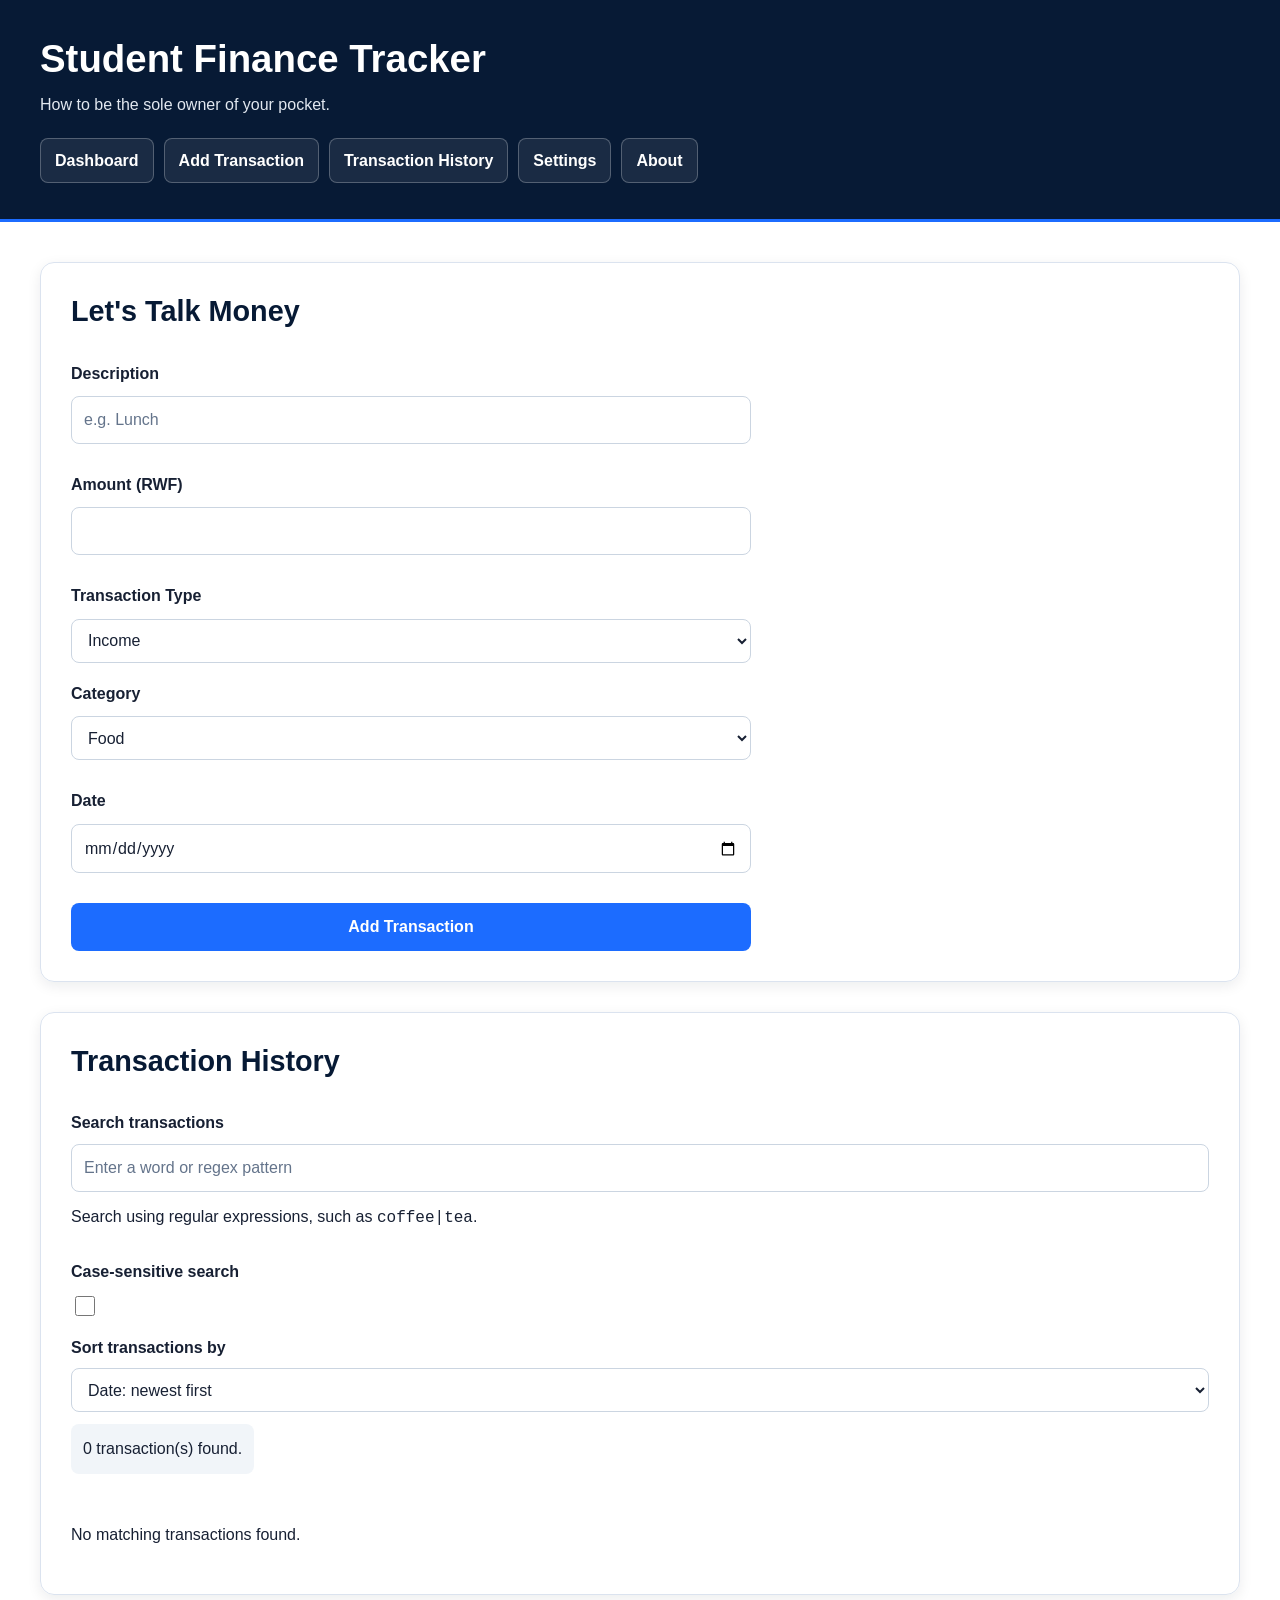
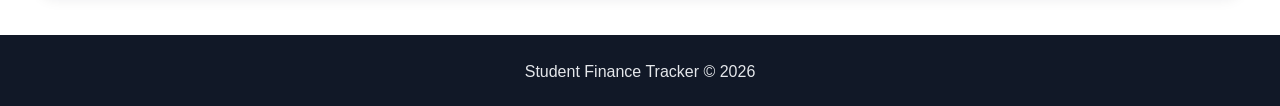
<file: pages/transactions.html>
<!DOCTYPE html>
<html lang="en">
<head>
    <meta charset="UTF-8">
    <meta name="viewport" content="width=device-width, initial-scale=1.0">
    <meta name="description" content="A finance tracker for students to manage their money.">
    <title>Student Finance Tracker</title>
    <link rel="stylesheet" href="../styles/style.css">
</head>
<body class="page-transactions">
    <a class="skip-link" href="#main-content">Skip to main content</a>

    <header>
        <h1>Student Finance Tracker</h1>
        <p>How to be the sole owner of your pocket.</p>

        <nav aria-label="Main navigation">
            <a href="dashboard.html">Dashboard</a>
            <a href="transactions.html#transaction-heading">Add Transaction</a>
            <a href="transactions.html#history-heading">Transaction History</a>
            <a href="settings.html">Settings</a>
            <a href="about.html">About</a>
        </nav>
    </header>

    <main id="main-content">
        <section aria-labelledby="summary-heading">
            <h2 id="summary-heading">Your Entire Pocket</h2>

            <div class="summary-cards">
                <article>
                    <h3>Total Balance</h3>
                    <p id="balance">RWF 0.00</p>
                </article>
                <article>
                    <h3>Total Income</h3>
                    <p id="income">RWF 0.00</p>
                </article>
                <article>
                    <h3>Total Expenses</h3>
                    <p id="expenses">RWF 0.00</p>
                </article>
                <article>
                    <h3>Total Transactions</h3>
                    <p id="total-transactions">0</p>
                </article>
                <article>
                    <h3>Top Spending Category</h3>
                    <p id="top-category">None yet</p>
                </article>
            </div>

            <section aria-labelledby="trend-heading">
                <h3 id="trend-heading">Last 7 Days</h3>
                <p>Daily expenses over the last seven days.</p>
                <div id="weekly-trend" class="weekly-trend"
                     role="img"
                     aria-label="Daily expense trend for the last seven days">
                    <p>No expense data yet.</p>
                </div>
            </section>

            <section aria-labelledby="cap-heading">
                <h3 id="cap-heading">Spending Cap</h3>
                <p>Set a limit for your expenses to help manage your money.</p>

                <form id="cap-form">
                    <label for="spending-cap">Expense cap (RWF)</label>
                    <input type="number" id="spending-cap" name="spending-cap"
                           min="0" step="0.01" placeholder="e.g. 50000" required>
                    <button type="submit">Save Spending Cap</button>
                </form>

                <p id="cap-status" role="status" aria-live="polite"
                   aria-atomic="true">Set a spending cap to get started.</p>
            </section>
        </section>

        <section aria-labelledby="transaction-heading">
            <h2 id="transaction-heading">Let's Talk Money</h2>

            <form id="transaction-form" novalidate>
                <label for="description">Description</label>
                <input type="text" id="description" name="description"
                       placeholder="e.g. Lunch" required
                       aria-describedby="description-error">
                <p id="description-error" class="error-message"
                   role="status" aria-live="polite"></p>

                <label for="amount">Amount (RWF)</label>
                <input type="number" id="amount" name="amount"
                       min="0" step="0.01" required
                       aria-describedby="amount-error">
                <p id="amount-error" class="error-message"
                   role="status" aria-live="polite"></p>

                <label for="type">Transaction Type</label>
                <select id="type" name="type" required>
                    <option value="income">Income</option>
                    <option value="expense">Expense</option>
                </select>

                <label for="category">Category</label>
                <select id="category" name="category" required
                        aria-describedby="category-error">
                    <option value="Food">Food</option>
                    <option value="Transport">Transport</option>
                    <option value="Books">Books</option>
                    <option value="Entertainment">Entertainment</option>
                    <option value="Fees">Fees</option>
                    <option value="Other">Other</option>
                </select>
                <p id="category-error" class="error-message"
                   role="status" aria-live="polite"></p>

                <label for="date">Date</label>
                <input type="date" id="date" name="date" required
                       aria-describedby="date-error">
                <p id="date-error" class="error-message"
                   role="status" aria-live="polite"></p>

                <button type="submit">Add Transaction</button>
                <button type="button" id="cancel-edit" hidden>
                    Cancel Editing
                </button>
            </form>
        </section>

        <section aria-labelledby="history-heading">
            <h2 id="history-heading">Transaction History</h2>

            <div class="history-controls">
                <label for="search-input">Search transactions</label>
                <input type="search" id="search-input"
                       placeholder="Enter a word or regex pattern"
                       aria-describedby="search-help">
                <p id="search-help">
                    Search using regular expressions, such as
                    <code>coffee|tea</code>.
                </p>

                <label for="case-sensitive">Case-sensitive search</label>
                <input type="checkbox" id="case-sensitive">

                <label for="sort-by">Sort transactions by</label>
                <select id="sort-by">
                    <option value="date-desc">Date: newest first</option>
                    <option value="date-asc">Date: oldest first</option>
                    <option value="description-asc">Description: A–Z</option>
                    <option value="description-desc">Description: Z–A</option>
                    <option value="amount-asc">Amount: lowest first</option>
                    <option value="amount-desc">Amount: highest first</option>
                </select>

                <p id="search-status" role="status" aria-live="polite"></p>
            </div>

            <div id="transaction-list" aria-live="polite">
                <p>No transactions yet? What are you waiting for?</p>
            </div>
        </section>

        <section aria-labelledby="settings-heading">
            <h2 id="settings-heading">Settings and Data</h2>

            <h3>Currency Settings</h3>
            <p>
                Choose your display currency and enter manual exchange rates.
                Rates are relative to RWF: enter how many units of the chosen
                currency equal 1 RWF.
            </p>

            <form id="currency-form">
                <label for="base-currency">Display currency</label>
                <select id="base-currency" name="base-currency">
                    <option value="RWF">Rwandan Franc (RWF)</option>
                    <option value="USD">US Dollar (USD)</option>
                    <option value="EUR">Euro (EUR)</option>
                </select>

                <label for="usd-rate">USD rate per 1 RWF</label>
                <input type="number" id="usd-rate" name="usd-rate"
                       min="0.000001" step="any" required>

                <label for="eur-rate">EUR rate per 1 RWF</label>
                <input type="number" id="eur-rate" name="eur-rate"
                       min="0.000001" step="any" required>

                <button type="submit">Save Currency Settings</button>
            </form>

            <h3>Import and Export</h3>
            <p>Download a JSON backup or import a previously saved backup.</p>

            <button type="button" id="export-json">Export Transactions</button>

            <label for="import-json">Choose a JSON backup file</label>
            <input type="file" id="import-json" accept=".json,application/json">

            <button type="button" id="import-json-button">
                Import Transactions
            </button>

            <p id="data-status" role="status" aria-live="polite"></p>
        </section>

        <section aria-labelledby="about-heading">
            <h2 id="about-heading">About This Tracker</h2>
            <p>
                Student Finance Tracker helps students record income and
                expenses, understand spending habits, set limits, and keep
                their financial records organised.
            </p>
            <p>
                Built as a front-end development project using HTML, CSS,
                and JavaScript.
            </p>
            <p>
                Developer: Abigail Cobbina
            </p>
            <p>
                GitHub:
                <a href="https://github.com/Abigail-Cobbina/frontend_summative_Abigail-Cobbina">
                    View the project repository
                </a>
            </p>
            <p>
                Contact:
                <a href="mailto:a.amaopooco@alustudent.com">Email the developer</a>
            </p>
        </section>
    </main>

    <footer>
        <p>Student Finance Tracker &copy; 2026</p>
    </footer>

    <script type="module" src="../scripts/main.js"></script>
</body>
</html>
</file>
<file: styles/style.css>
/* =========================================
   STUDENT FINANCE TRACKER
   Clean, responsive, accessible stylesheet
   ========================================= */

/* 1. Theme variables */
:root {
    --primary: #1c6cff;
    --primary-dark: #174bb5;
    --navy: #071a35;
    --page-bg: #ffffff;
    --surface: #ffffff;
    --surface-muted: #f8fafc;
    --text: #172033;
    --muted: #526176;
    --border: #dbe3ef;
    --danger: #b91c1c;
    --success: #15803d;
    --radius: 14px;
    --shadow: 0 4px 14px rgb(15 23 42 / 8%);

    --finance-bg-image:
        url("https://www.ollusa.edu/blog/_resources/what-is-corporate-finance.png");
}

/* 2. Global styles and accessibility */
*,
*::before,
*::after {
    box-sizing: border-box;
}

html {
    scroll-behavior: smooth;
}

body {
    min-height: 100vh;
    margin: 0;
    color: var(--text);
    background-color: var(--page-bg);
    background-image:
        linear-gradient(
            rgb(255 255 255 / 35%),
            rgb(255 255 255 / 45%)
        ),
        var(--finance-bg-image);
    background-size: cover;
    background-position: center;
    background-attachment: fixed;
    font-family: Arial, Helvetica, sans-serif;
    font-size: 16px;
    line-height: 1.6;
}

button,
input,
select,
textarea {
    font: inherit;
}

p {
    overflow-wrap: anywhere;
}

[hidden] {
    display: none !important;
}

a {
    color: var(--primary-dark);
}

a:hover {
    color: var(--primary);
}

button:focus-visible,
a:focus-visible,
input:focus-visible,
select:focus-visible,
textarea:focus-visible {
    outline: 3px solid #f59e0b;
    outline-offset: 3px;
}

/* Skip link */
.skip-link {
    position: absolute;
    top: -100px;
    left: 12px;
    z-index: 100;
    padding: 10px 16px;
    color: var(--text);
    background: white;
    border: 2px solid var(--primary);
    border-radius: 8px;
}

.skip-link:focus {
    top: 12px;
}

/* 3. Header and navigation */
body > header {
    padding: 28px 20px;
    color: white;
    background: var(--navy);
    border-bottom: 3px solid var(--primary);
}

body > header h1 {
    max-width: 1200px;
    margin: 0 auto;
    color: white;
    font-size: clamp(1.7rem, 4vw, 2.4rem);
    line-height: 1.2;
}

body > header > p {
    max-width: 1200px;
    margin: 10px auto 20px;
    color: #e2e8f0;
}

header nav {
    display: flex;
    flex-wrap: wrap;
    gap: 10px;
    max-width: 1200px;
    margin: 20px auto 0;
}

header nav a {
    display: inline-block;
    padding: 9px 14px;
    color: white;
    background: rgb(255 255 255 / 8%);
    border: 1px solid rgb(255 255 255 / 25%);
    border-radius: 8px;
    font-weight: 600;
    text-decoration: none;
    transition: background-color 0.2s, color 0.2s;
}

header nav a:hover,
header nav a[aria-current="page"] {
    color: var(--navy);
    background: white;
}

header nav a:focus-visible {
    outline-color: #fbbf24;
}

/* 4. Main layout and headings */
main {
    width: min(1200px, calc(100% - 32px));
    margin: 30px auto;
}

main > section {
    margin-bottom: 28px;
    padding: clamp(18px, 3vw, 30px);
    color: var(--text);
    background: rgb(255 255 255 / 96%);
    border: 1px solid var(--border);
    border-radius: var(--radius);
    box-shadow: var(--shadow);
}

h2 {
    margin: 0 0 22px;
    color: var(--navy);
    font-size: clamp(1.35rem, 3vw, 1.8rem);
    line-height: 1.3;
}

h3 {
    margin-top: 0;
    color: var(--navy);
    font-size: 1.1rem;
}

h4 {
    color: var(--navy);
}

strong {
    color: var(--navy);
}

/* 5. Dashboard summary cards */
.summary-cards {
    display: grid;
    grid-template-columns: minmax(0, 1fr);
    gap: 16px;
    margin-bottom: 30px;
}

.summary-cards article {
    min-width: 0;
    padding: 20px;
    color: var(--text);
    background: white;
    border: 1px solid var(--border);
    border-radius: 12px;
    box-shadow: var(--shadow);
}

.summary-cards h3 {
    margin-bottom: 8px;
    color: var(--muted);
    font-size: 0.9rem;
    font-weight: 600;
}

.summary-cards p {
    margin: 0;
    color: var(--navy);
    font-size: clamp(1.15rem, 3vw, 1.6rem);
    font-weight: 700;
    overflow-wrap: anywhere;
}

#balance,
#income,
#expenses,
#total-transactions,
#top-category {
    font-weight: 700;
    overflow-wrap: anywhere;
}

#balance {
    color: var(--primary-dark);
}

#income {
    color: var(--success);
}

#expenses {
    color: var(--danger);
}

/* 6. Forms and input fields */
form {
    display: flex;
    flex-direction: column;
    gap: 10px;
}

label {
    margin-top: 8px;
    color: var(--text);
    font-weight: 600;
}

input:not([type="checkbox"]):not([type="radio"]),
select,
textarea {
    width: 100%;
    max-width: 100%;
    min-height: 44px;
    padding: 10px 12px;
    color: var(--text);
    background: white;
    border: 1px solid #cbd5e1;
    border-radius: 8px;
}

textarea {
    min-height: 110px;
    resize: vertical;
}

input::placeholder,
textarea::placeholder {
    color: #64748b;
}

input[type="checkbox"],
input[type="radio"] {
    width: 20px;
    height: 20px;
    accent-color: var(--primary);
}

input[aria-invalid="true"],
select[aria-invalid="true"],
textarea[aria-invalid="true"] {
    border-color: var(--danger);
}

.error-message {
    margin: 0;
    color: var(--danger);
    font-size: 0.9rem;
}

#transaction-form,
#currency-form,
#cap-form {
    max-width: 680px;
}

#transaction-form button,
#currency-form button,
#cap-form button {
    margin-top: 10px;
}

/* 7. Buttons */
button {
    min-height: 42px;
    padding: 10px 16px;
    color: white;
    background: var(--primary);
    border: 1px solid transparent;
    border-radius: 8px;
    font-weight: 600;
    cursor: pointer;
    transition: background-color 0.2s, transform 0.2s;
}

button:hover {
    background: var(--primary-dark);
}

button:active {
    transform: translateY(1px);
}

button:disabled {
    cursor: not-allowed;
    opacity: 0.55;
}

button.delete-transaction {
    background: var(--danger);
}

button.delete-transaction:hover {
    background: #7f1d1d;
}

button.edit-transaction {
    background: #174482;
}

button.edit-transaction:hover {
    background: #0f3263;
}

/* 8. Spending cap and status messages */
#cap-form {
    margin-top: 12px;
}

#cap-status,
#data-status,
#search-status {
    padding: 12px;
    color: var(--text);
    background: #f1f5f9;
    border-radius: 8px;
    overflow-wrap: anywhere;
}

#cap-status {
    margin-top: 12px;
}

[role="alert"] {
    color: var(--danger);
}

[aria-live] {
    overflow-wrap: anywhere;
}

/* 9. Weekly spending chart */
#weekly-trend,
.weekly-trend {
    display: flex;
    align-items: stretch;
    gap: 12px;
    width: 100%;
    overflow-x: auto;
    padding: 12px;
    background: var(--surface-muted);
    border: 1px solid var(--border);
    border-radius: 10px;
}

.trend-day {
    display: flex;
    flex: 1 0 54px;
    flex-direction: column;
    align-items: center;
    justify-content: flex-end;
    gap: 8px;
    min-width: 0;
    height: 170px;
}

.trend-amount {
    color: var(--muted);
    font-size: 0.75rem;
    text-align: center;
    overflow-wrap: anywhere;
}

.trend-bar-track {
    display: flex;
    align-items: flex-end;
    width: 100%;
    max-width: 36px;
    height: 100px;
    overflow: hidden;
    background: #e2e8f0;
    border-radius: 5px 5px 0 0;
}

.trend-bar {
    width: 100%;
    background: var(--primary);
    border-radius: 5px 5px 0 0;
}

.trend-label {
    color: var(--text);
    font-size: 0.8rem;
    font-weight: 700;
}

/* 10. Transaction cards */
#transaction-list {
    display: grid;
    grid-template-columns: minmax(0, 1fr);
    gap: 16px;
    margin-top: 20px;
}

.transaction-card {
    min-width: 0;
    padding: 20px;
    color: var(--text);
    background: white;
    border: 1px solid var(--border);
    border-radius: 12px;
    overflow-wrap: anywhere;
    transition: border-color 0.2s, transform 0.2s;
}

.transaction-card:hover {
    border-color: var(--primary);
    transform: translateY(-2px);
}

.transaction-card h3 {
    overflow-wrap: anywhere;
}

.transaction-card > p {
    margin: 8px 0;
}

.transaction-actions {
    display: flex;
    flex-wrap: wrap;
    gap: 10px;
    margin-top: 16px;
}

/* 11. Search, filters and highlighted matches */
.history-controls {
    display: flex;
    flex-direction: column;
    align-items: flex-start;
    gap: 8px;
}

.history-controls input:not([type="checkbox"]),
.history-controls select {
    max-width: 100%;
}

.history-controls p {
    margin: 4px 0 12px;
}

mark {
    padding: 0 2px;
    color: #172033;
    background: #fde68a;
    border-radius: 3px;
}

/* 12. Tables */
table {
    width: 100%;
    border-collapse: collapse;
    background: white;
}

th,
td {
    padding: 12px;
    border-bottom: 1px solid var(--border);
    text-align: left;
    overflow-wrap: anywhere;
}

th {
    color: white;
    background: var(--navy);
}

td {
    color: var(--text);
}

/* 13. Settings and About */
#settings-heading,
#about-heading {
    scroll-margin-top: 20px;
}

#export-json,
#import-json-button {
    margin-top: 10px;
}

#about-heading ~ p {
    line-height: 1.8;
}

/* 14. Footer */
body > footer {
    padding: 24px 16px;
    color: #e5e7eb;
    background: #111827;
    text-align: center;
}

body > footer p {
    margin: 0;
    color: #e5e7eb;
}

/* 15. Multi-page layouts */
.page-dashboard main > section:not(:first-child) {
    display: none;
}

.page-transactions main > section:first-child,
.page-transactions main > section[aria-labelledby="settings-heading"],
.page-transactions main > section[aria-labelledby="about-heading"] {
    display: none;
}

.page-settings main > section:not([aria-labelledby="settings-heading"]) {
    display: none;
}

.page-about main > section:not([aria-labelledby="about-heading"]) {
    display: none;
}

/* 16. Small phones */
@media (max-width: 400px) {
    body {
        background-attachment: scroll;
    }

    main {
        width: calc(100% - 20px);
        margin: 20px auto;
    }

    main > section {
        padding: 14px;
    }

    header {
        padding: 22px 18px;
    }

    header nav {
        gap: 8px;
    }

    header nav a {
        padding: 8px 9px;
        font-size: 0.82rem;
    }

    #weekly-trend,
    .weekly-trend {
        gap: 6px;
        padding: 10px 2px;
    }

    .trend-day {
        flex-basis: 42px;
    }

    .trend-amount {
        font-size: 0.65rem;
    }

    .trend-label {
        font-size: 0.68rem;
    }
}

/* 17. Tablet */
@media (min-width: 768px) {
    body > header {
        padding: 36px 28px;
    }

    .summary-cards {
        grid-template-columns: repeat(2, minmax(0, 1fr));
    }

    #transaction-list {
        grid-template-columns: repeat(2, minmax(0, 1fr));
    }

    #cap-form {
        display: grid;
        grid-template-columns: repeat(2, minmax(0, 1fr));
        align-items: end;
    }

    #cap-form button {
        grid-column: 1 / -1;
    }

    #weekly-trend,
    .weekly-trend {
        gap: 16px;
        padding: 20px;
    }

    .trend-amount {
        font-size: 0.85rem;
    }
}

/* 18. Desktop */
@media (min-width: 1024px) {
    main {
        margin-top: 40px;
        margin-bottom: 40px;
    }

    main > section {
        margin-bottom: 30px;
    }

    .summary-cards {
        grid-template-columns: repeat(3, minmax(0, 1fr));
    }

    #transaction-list {
        grid-template-columns: repeat(3, minmax(0, 1fr));
    }
}

/* 19. Reduced-motion preference */
@media (prefers-reduced-motion: reduce) {
    html {
        scroll-behavior: auto;
    }

    *,
    *::before,
    *::after {
        scroll-behavior: auto !important;
        transition-duration: 0.01ms !important;
        animation-duration: 0.01ms !important;
        animation-iteration-count: 1 !important;
    }
}

/* Test page styling */
.page-tests {
    background-color: #071a35;
    color: #f1f5f9;
}

.page-tests main {
    max-width: 1000px;
    margin: 2rem auto;
    padding: 1.5rem;
    background: #0f2747;
    border: 1px solid #294563;
    border-radius: 14px;
    box-shadow: 0 8px 24px rgb(0 0 0 / 20%);
}

.page-tests h1,
.page-tests h2,
.page-tests h3 {
    color: #ffffff;
}

.page-tests p,
.page-tests li,
.page-tests label {
    color: #dbeafe;
}

.page-tests section,
.page-tests .test-result {
    padding: 1rem;
    margin-bottom: 1rem;
    background: #173454;
    border: 1px solid #365675;
    border-radius: 10px;
}

.page-tests button {
    background: #1c6cff;
    color: #ffffff;
    border: none;
    border-radius: 8px;
    padding: 0.7rem 1rem;
}

.page-tests pre,
.page-tests code {
    color: #dbeafe;
    background: #071a35;
}

/* Make the test summary readable on dark backgrounds */
.page-tests main p,
.page-tests main div,
.page-tests main span {
    color: #f1f5f9;
}

.page-tests main .summary,
.page-tests main .test-summary,
.page-tests main #test-summary,
.page-tests main #results {
    background-color: #173454;
    color: #ffffff;
    padding: 1rem;
    border-radius: 10px;
}
</file>
